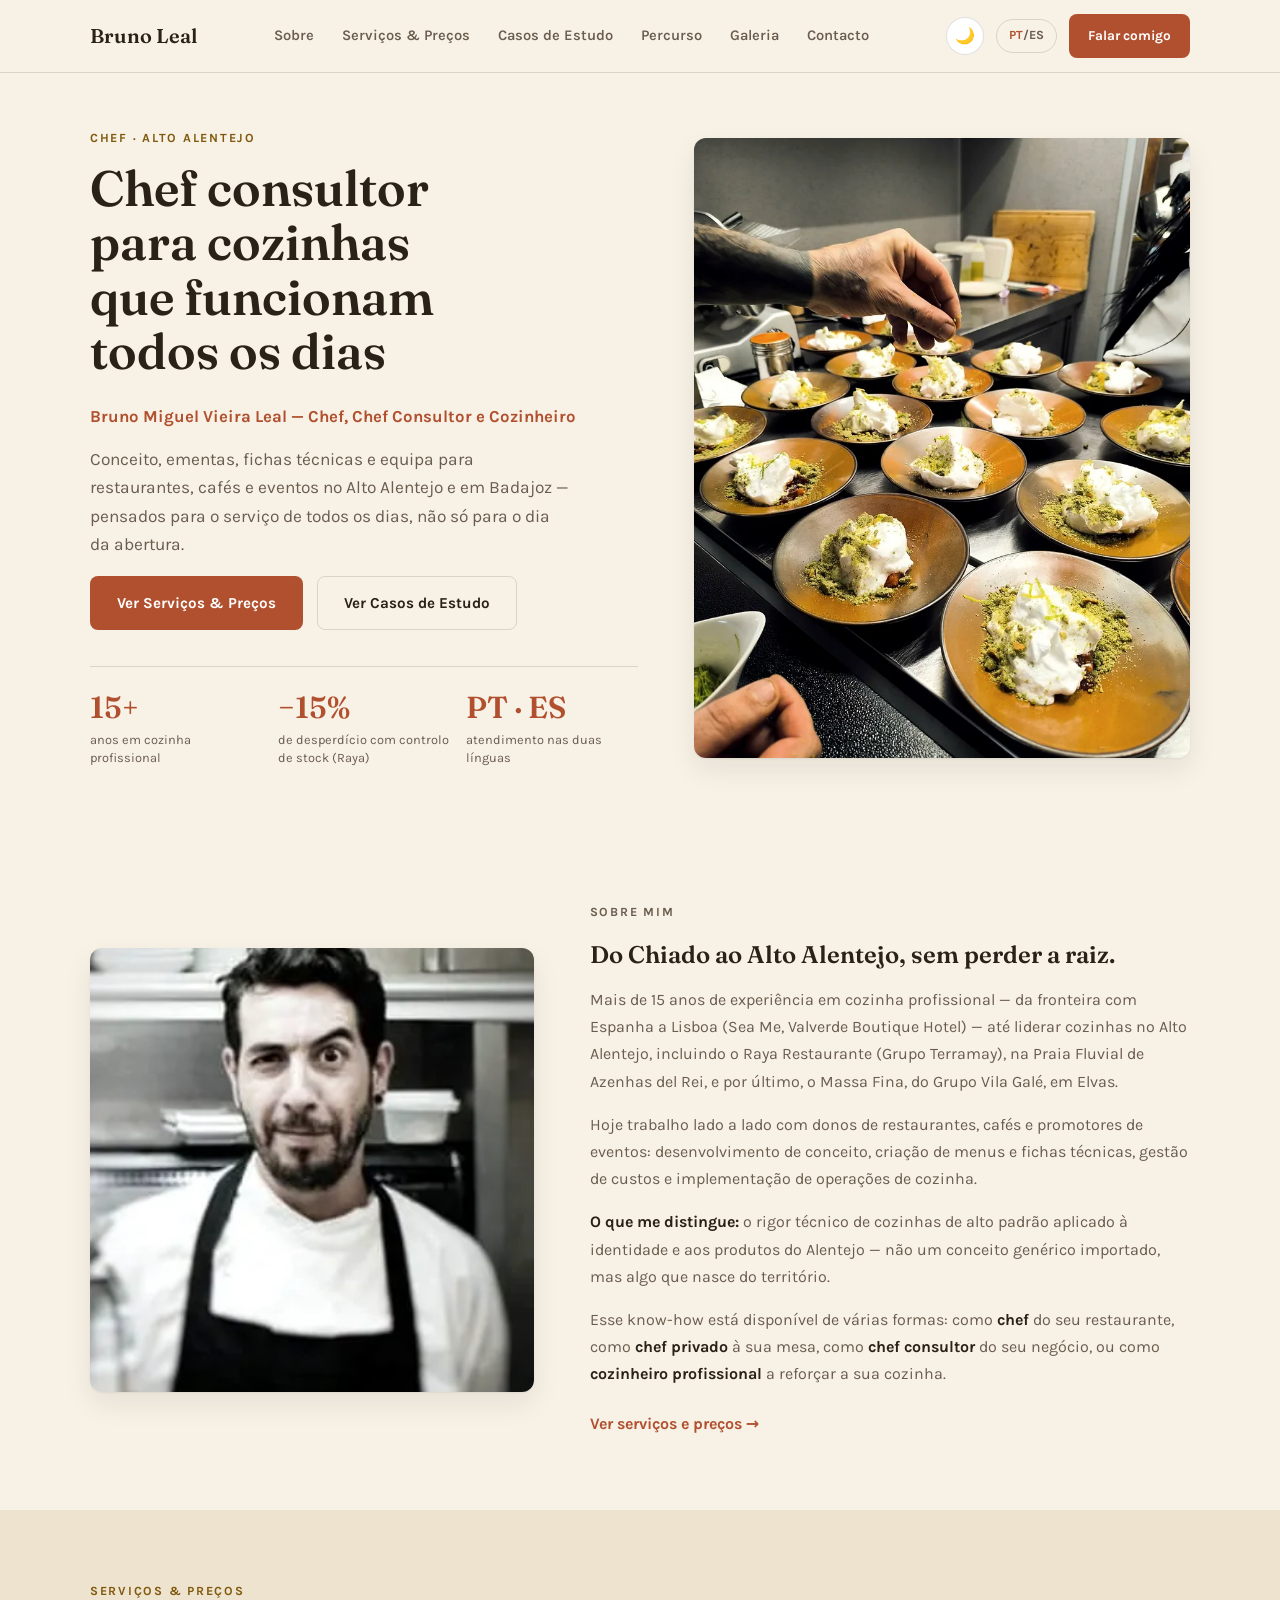
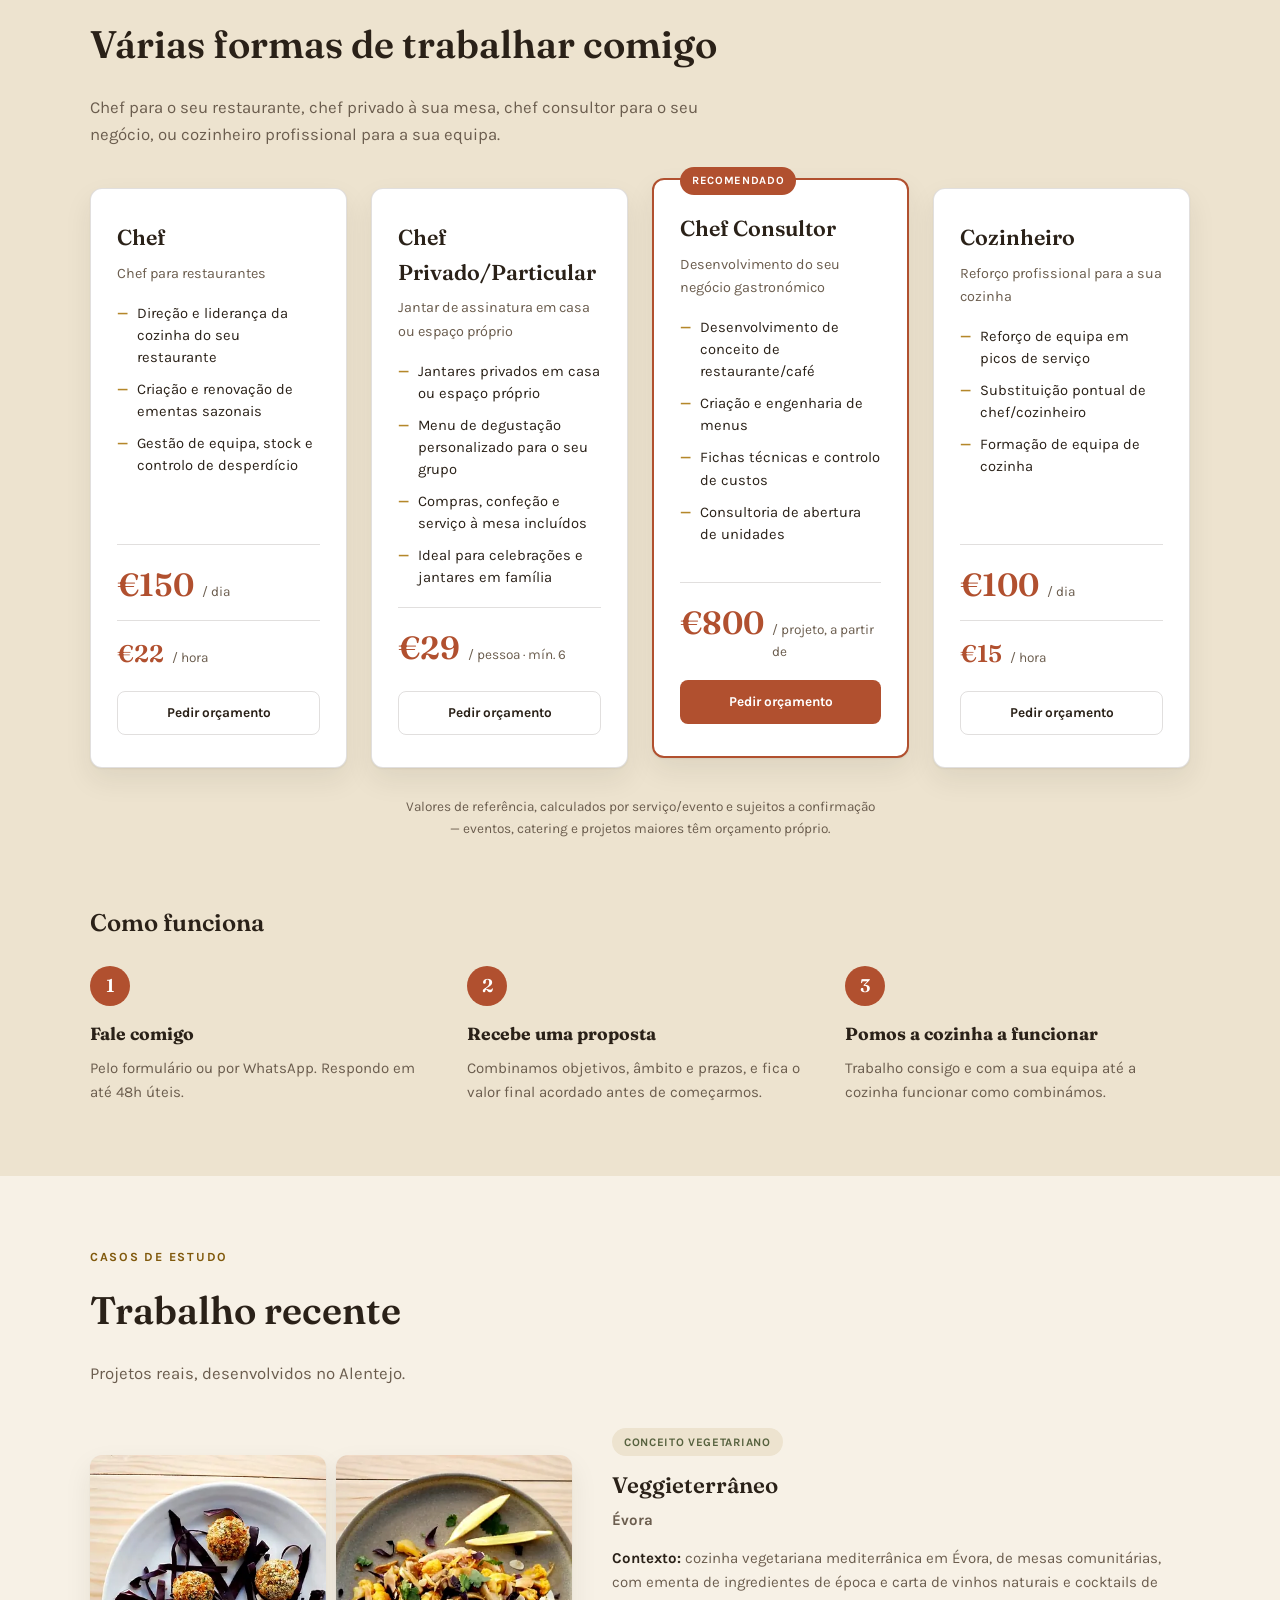
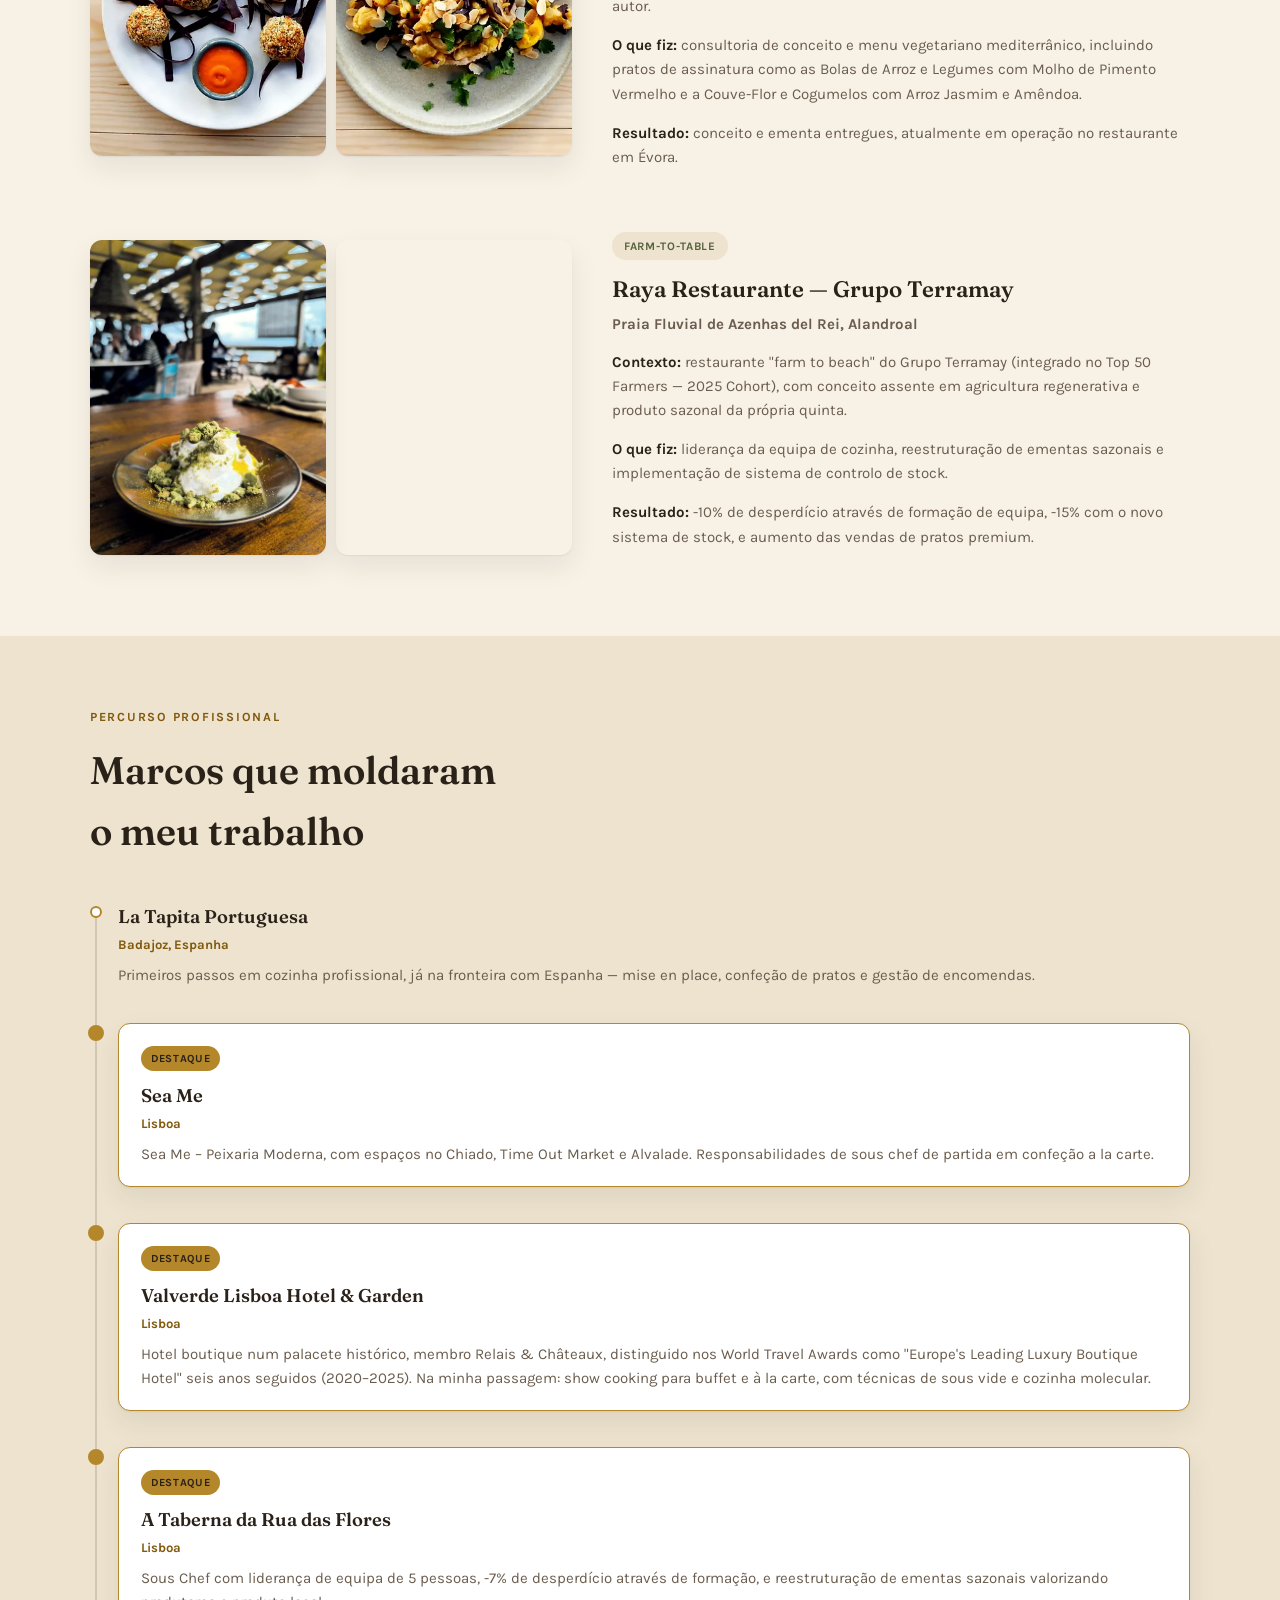
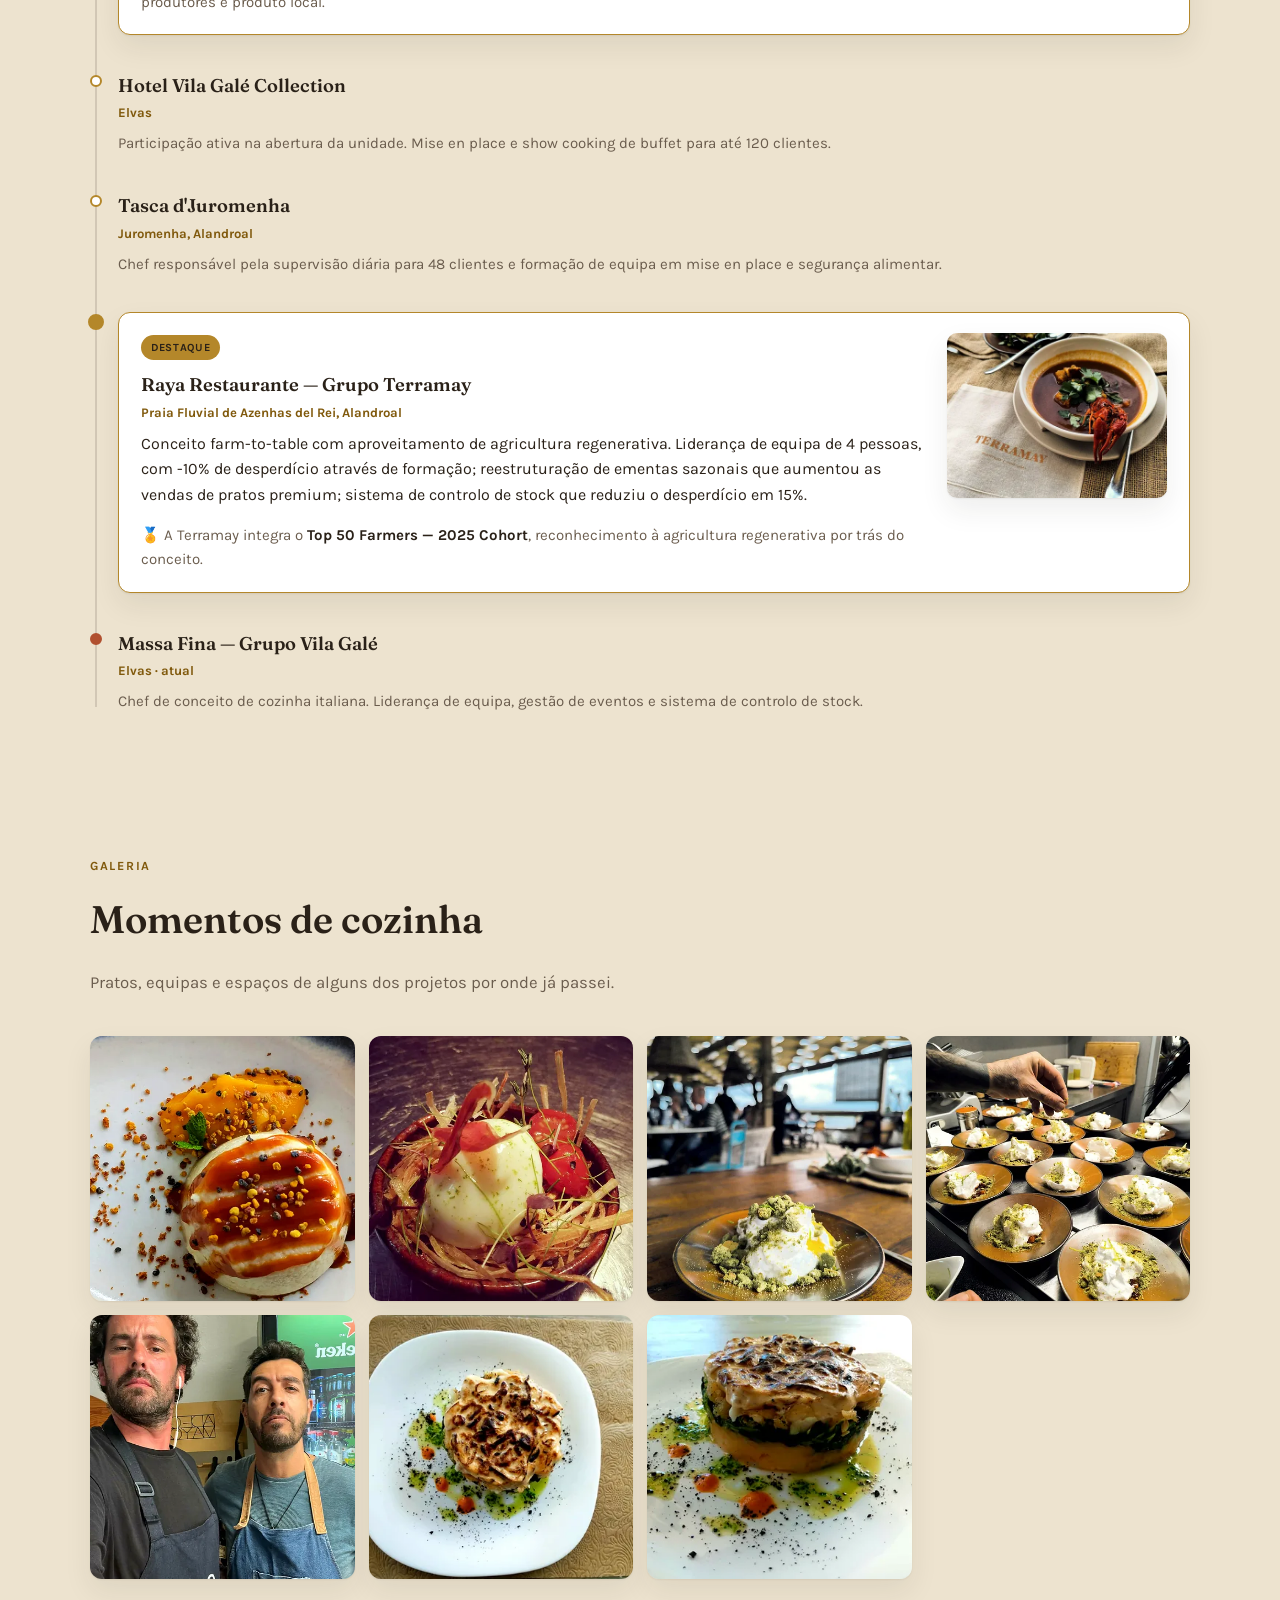
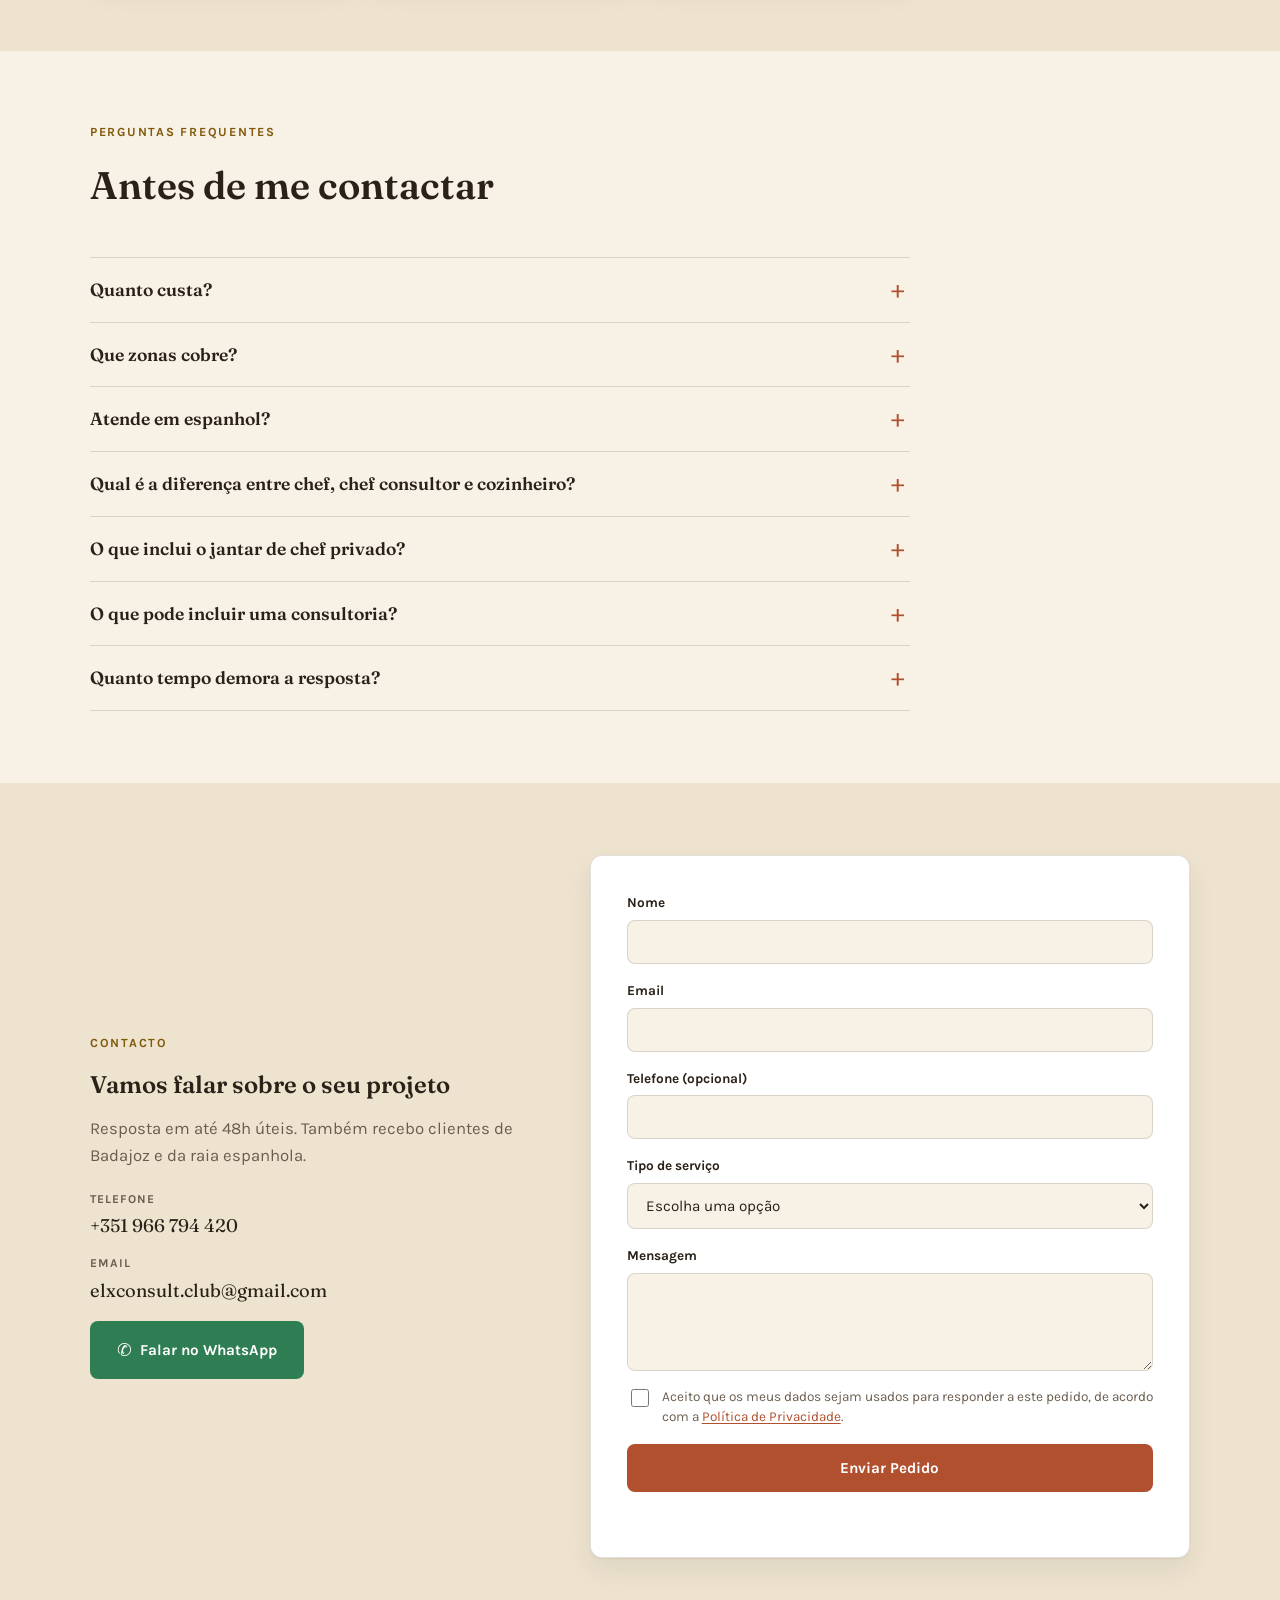
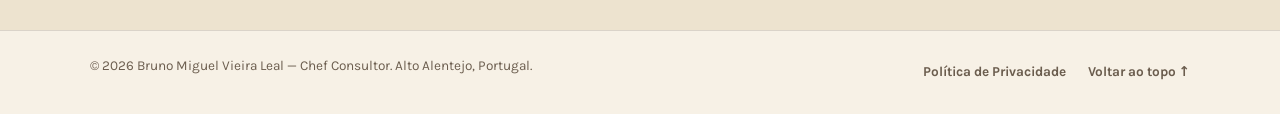
<file: index.html>
<!DOCTYPE html>
<html lang="pt-PT">
<head>
<meta charset="UTF-8">
<meta name="viewport" content="width=device-width, initial-scale=1.0">
<title>Bruno Leal | Chef Consultor no Alto Alentejo — Elvas &amp; Campo Maior</title>
<meta name="description" content="Bruno Miguel Vieira Leal, chef consultor sediado em Elvas e Campo Maior. Desenvolvimento de conceitos gastronómicos, engenharia de menus, fichas técnicas e consultoria de abertura de restaurantes no Alentejo.">
<meta name="keywords" content="consultor gastronómico Alentejo, chef consultor Elvas, chef consultor Campo Maior, desenvolvimento de conceito de restaurante, fichas técnicas, engenharia de menus, consultoria de restauração Alentejo">
<meta name="author" content="Bruno Miguel Vieira Leal">
<meta name="google-site-verification" content="Ex9h66Yo4GZSCsYgJU4rn1h66MazsxKMy-Zg2jxQGTU" />
<link rel="canonical" href="https://onurblael.github.io/bruno-leal-chef/">
<link rel="alternate" hreflang="pt-PT" href="https://onurblael.github.io/bruno-leal-chef/">
<link rel="alternate" hreflang="es" href="https://onurblael.github.io/bruno-leal-chef/es/">
<link rel="alternate" hreflang="x-default" href="https://onurblael.github.io/bruno-leal-chef/">

<!-- Open Graph -->
<meta property="og:type" content="website">
<meta property="og:url" content="https://onurblael.github.io/bruno-leal-chef/">
<meta property="og:title" content="Bruno Leal | Chef Consultor no Alto Alentejo">
<meta property="og:description" content="Desenvolvimento de conceitos gastronómicos, menus e fichas técnicas para restaurantes, cafés e eventos entre Elvas, Campo Maior e a raia com Badajoz.">
<meta property="og:image" content="https://onurblael.github.io/bruno-leal-chef/images/og-cover.jpg">
<meta property="og:image:width" content="1200">
<meta property="og:image:height" content="630">
<meta property="og:image:alt" content="Bruno Leal, chef consultor no Alto Alentejo, e um prato de couve-flor e cogumelos">
<meta name="twitter:card" content="summary_large_image">
<meta property="og:locale" content="pt_PT">
<meta property="og:locale:alternate" content="es_ES">

<link rel="icon" href="data:image/svg+xml,<svg xmlns=%22http://www.w3.org/2000/svg%22 viewBox=%220 0 100 100%22><text y=%22.9em%22 font-size=%2290%22>🫒</text></svg>">

<link rel="preload" href="fonts/fraunces-latin.woff2" as="font" type="font/woff2" crossorigin>
<link rel="preload" href="fonts/karla-latin.woff2" as="font" type="font/woff2" crossorigin>

<link rel="stylesheet" href="css/style.css?v=14">

<script type="application/ld+json">
{
  "@context": "https://schema.org",
  "@type": "ProfessionalService",
  "@id": "https://onurblael.github.io/bruno-leal-chef/#negocio",
  "name": "Bruno Leal — Chef Consultor",
  "url": "https://onurblael.github.io/bruno-leal-chef/",
  "image": "https://onurblael.github.io/bruno-leal-chef/images/og-cover.jpg",
  "description": "Chef consultor no Alto Alentejo: desenvolvimento de conceitos de restaurante, engenharia de menus, fichas técnicas, consultoria de abertura, chef privado e reforço de cozinha.",
  "telephone": "+351966794420",
  "email": "elxconsult.club@gmail.com",
  "founder": {
    "@type": "Person",
    "name": "Bruno Miguel Vieira Leal",
    "jobTitle": "Chef Consultor"
  },
  "address": {
    "@type": "PostalAddress",
    "addressLocality": "Elvas",
    "addressRegion": "Portalegre",
    "addressCountry": "PT"
  },
  "areaServed": [
    {
      "@type": "City",
      "name": "Elvas"
    },
    {
      "@type": "City",
      "name": "Campo Maior"
    },
    {
      "@type": "AdministrativeArea",
      "name": "Alto Alentejo"
    },
    {
      "@type": "City",
      "name": "Badajoz"
    }
  ],
  "priceRange": "€€",
  "hasOfferCatalog": {
    "@type": "OfferCatalog",
    "name": "Serviços",
    "itemListElement": [
      {
        "@type": "Offer",
        "itemOffered": {
          "@type": "Service",
          "name": "Chef para restaurantes",
          "description": "Direção e liderança da cozinha, ementas sazonais, gestão de equipa, stock e controlo de desperdício."
        }
      },
      {
        "@type": "Offer",
        "itemOffered": {
          "@type": "Service",
          "name": "Chef privado / particular",
          "description": "Jantares privados em casa ou espaço próprio, com menu de degustação personalizado, compras, confeção e serviço à mesa."
        }
      },
      {
        "@type": "Offer",
        "itemOffered": {
          "@type": "Service",
          "name": "Chef consultor",
          "description": "Desenvolvimento de conceito, engenharia de menus, fichas técnicas, controlo de custos e consultoria de abertura de unidades."
        }
      },
      {
        "@type": "Offer",
        "itemOffered": {
          "@type": "Service",
          "name": "Cozinheiro",
          "description": "Reforço de equipa em picos de serviço, substituições pontuais e formação de equipa de cozinha."
        }
      }
    ]
  }
}
</script>
</head>
<body>

<a class="skip-link" href="#contacto" data-i18n="skip">Ir para contacto</a>

<header class="site-header" id="topo">
  <div class="container header-inner">
    <a href="#topo" class="brand">Bruno Leal</a>

    <nav class="main-nav" id="main-nav">
      <a href="#sobre" data-i18n="nav.sobre">Sobre</a>
      <a href="#servicos" data-i18n="nav.servicos">Serviços &amp; Preços</a>
      <a href="#casos" data-i18n="nav.casos">Casos de Estudo</a>
      <a href="#percurso" data-i18n="nav.percurso">Percurso</a>
      <a href="#galeria" data-i18n="nav.galeria">Galeria</a>
      <a href="#contacto" data-i18n="nav.contacto">Contacto</a>
    </nav>

    <div class="header-actions">
      <button class="theme-toggle" id="theme-toggle" type="button" aria-label="Alternar entre modo claro e escuro">🌙</button>
      <a class="lang-toggle" id="lang-toggle" href="es/" hreflang="es" lang="es" aria-label="Ver o site em espanhol">
        <span class="lang-opt is-active" data-lang="pt">PT</span>/<span class="lang-opt" data-lang="es">ES</span>
      </a>
      <a href="#contacto" class="btn btn-primary btn-small" data-i18n="nav.cta">Falar comigo</a>
      <button class="nav-toggle" id="nav-toggle" aria-label="Abrir menu" aria-expanded="false">
        <span></span><span></span><span></span>
      </button>
    </div>
  </div>
</header>

<main>

  <!-- HERO -->
  <section class="hero" id="hero">
    <div class="container hero-grid">
      <div class="hero-copy">
        <p class="eyebrow" data-i18n="hero.eyebrow">Chef · Alto Alentejo</p>
        <h1 data-i18n="hero.title">Chef consultor para cozinhas que funcionam todos os dias</h1>
        <p class="hero-role" data-i18n="hero.role">Bruno Miguel Vieira Leal — Chef, Chef Consultor e Cozinheiro</p>
        <p class="hero-tagline" data-i18n="hero.tagline">Conceito, ementas, fichas técnicas e equipa para restaurantes, cafés e eventos no Alto Alentejo e em Badajoz — pensados para o serviço de todos os dias, não só para o dia da abertura.</p>
        <div class="hero-actions">
          <a href="#servicos" class="btn btn-primary" data-i18n="hero.ctaPrimary">Ver Serviços &amp; Preços</a>
          <a href="#casos" class="btn btn-secondary" data-i18n="hero.ctaSecondary">Ver Casos de Estudo</a>
        </div>
        <dl class="hero-stats">
          <div>
            <dt>15+</dt>
            <dd data-i18n="hero.stat1">anos em cozinha profissional</dd>
          </div>
          <div>
            <dt>−15%</dt>
            <dd data-i18n="hero.stat2">de desperdício com controlo de stock (Raya)</dd>
          </div>
          <div>
            <dt>PT · ES</dt>
            <dd data-i18n="hero.stat3">atendimento nas duas línguas</dd>
          </div>
        </dl>
      </div>
      <div class="hero-media">
        <img class="photo-hero" fetchpriority="high" src="images/raya-sobremesas-emplatamento.webp" srcset="images/raya-sobremesas-emplatamento-480.webp 480w, images/raya-sobremesas-emplatamento-800.webp 800w, images/raya-sobremesas-emplatamento.webp 960w" sizes="(max-width: 899px) 90vw, 520px" width="960" height="1280" alt="Chef a finalizar sobremesas em série na cozinha do Raya Restaurante">
      </div>
    </div>
  </section>

  <!-- SOBRE -->
  <section class="section" id="sobre">
    <div class="container section-grid">
      <div class="section-media">
        <img loading="lazy" decoding="async" class="photo-square" src="images/sobre-retrato-chef.webp" width="303" height="565" alt="Retrato de Bruno Leal, chef consultor">
      </div>
      <div class="section-copy">
        <p class="eyebrow" data-i18n="sobre.eyebrow">Sobre mim</p>
        <h2 data-i18n="sobre.title">Do Chiado ao Alto Alentejo, sem perder a raiz.</h2>
        <p data-i18n="sobre.p1">Mais de 15 anos de experiência em cozinha profissional — da fronteira com Espanha a Lisboa (Sea Me, Valverde Boutique Hotel) — até liderar cozinhas no Alto Alentejo, incluindo o Raya Restaurante (Grupo Terramay), na Praia Fluvial de Azenhas del Rei, e por último, o Massa Fina, do Grupo Vila Galé, em Elvas.</p>
        <p data-i18n="sobre.p2">Hoje trabalho lado a lado com donos de restaurantes, cafés e promotores de eventos: desenvolvimento de conceito, criação de menus e fichas técnicas, gestão de custos e implementação de operações de cozinha.</p>
        <p data-i18n="sobre.p3"><strong>O que me distingue:</strong> o rigor técnico de cozinhas de alto padrão aplicado à identidade e aos produtos do Alentejo — não um conceito genérico importado, mas algo que nasce do território.</p>
        <p data-i18n="sobre.p4">Esse know-how está disponível de várias formas: como <strong>chef</strong> do seu restaurante, como <strong>chef privado</strong> à sua mesa, como <strong>chef consultor</strong> do seu negócio, ou como <strong>cozinheiro profissional</strong> a reforçar a sua cozinha.</p>
        <a href="#servicos" class="link-arrow" data-i18n="sobre.cta">Ver serviços e preços →</a>
      </div>
    </div>
  </section>

  <!-- SERVIÇOS & PREÇOS -->
  <section class="section section-alt" id="servicos">
    <div class="container">
      <div class="section-head">
        <p class="eyebrow" data-i18n="servicos.eyebrow">Serviços &amp; Preços</p>
        <h2 data-i18n="servicos.title">Várias formas de trabalhar comigo</h2>
        <p class="section-lead" data-i18n="servicos.lead">Chef para o seu restaurante, chef privado à sua mesa, chef consultor para o seu negócio, ou cozinheiro profissional para a sua equipa.</p>
      </div>

      <div class="pricing-grid">

        <article class="price-card">
          <div class="price-card-head">
            <h3 data-i18n="servicos.chef.title">Chef</h3>
            <p class="price-card-sub" data-i18n="servicos.chef.sub">Chef para restaurantes</p>
          </div>
          <ul class="price-card-list">
            <li data-i18n="servicos.chef.i1">Direção e liderança da cozinha do seu restaurante</li>
            <li data-i18n="servicos.chef.i2">Criação e renovação de ementas sazonais</li>
            <li data-i18n="servicos.chef.i3">Gestão de equipa, stock e controlo de desperdício</li>
          </ul>
          <div class="price-options">
            <div class="price-tag">
              <span class="price-value" data-i18n="servicos.chef.priceDia">€150</span>
              <span class="price-unit" data-i18n="servicos.chef.unitDia">/ dia</span>
            </div>
            <div class="price-tag price-tag-alt">
              <span class="price-value" data-i18n="servicos.chef.priceHora">€22</span>
              <span class="price-unit" data-i18n="servicos.chef.unitHora">/ hora</span>
            </div>
          </div>
          <a href="#contacto" data-service="Chef - Restaurante" class="btn btn-secondary btn-small" data-i18n="servicos.ctaBtn">Pedir orçamento</a>
        </article>

        <article class="price-card">
          <div class="price-card-head">
            <h3 data-i18n="servicos.privado.title">Chef Privado/Particular</h3>
            <p class="price-card-sub" data-i18n="servicos.privado.sub">Jantar de assinatura em casa ou espaço próprio</p>
          </div>
          <ul class="price-card-list">
            <li data-i18n="servicos.privado.i1">Jantares privados em casa ou espaço próprio</li>
            <li data-i18n="servicos.privado.i2">Menu de degustação personalizado para o seu grupo</li>
            <li data-i18n="servicos.privado.i3">Compras, confeção e serviço à mesa incluídos</li>
            <li data-i18n="servicos.privado.i4">Ideal para celebrações e jantares em família</li>
          </ul>
          <div class="price-tag">
            <span class="price-value" data-i18n="servicos.privado.price">€29</span>
            <span class="price-unit" data-i18n="servicos.privado.unit">/ pessoa · mín. 6</span>
          </div>
          <a href="#contacto" data-service="Chef Privado - Jantar" class="btn btn-secondary btn-small" data-i18n="servicos.ctaBtn">Pedir orçamento</a>
        </article>

        <article class="price-card price-card-featured">
          <div class="price-card-badge" data-i18n="servicos.destaque">Recomendado</div>
          <div class="price-card-head">
            <h3 data-i18n="servicos.consultor.title">Chef Consultor</h3>
            <p class="price-card-sub" data-i18n="servicos.consultor.sub">Desenvolvimento do seu negócio gastronómico</p>
          </div>
          <ul class="price-card-list">
            <li data-i18n="servicos.consultor.i1">Desenvolvimento de conceito de restaurante/café</li>
            <li data-i18n="servicos.consultor.i2">Criação e engenharia de menus</li>
            <li data-i18n="servicos.consultor.i3">Fichas técnicas e controlo de custos</li>
            <li data-i18n="servicos.consultor.i4">Consultoria de abertura de unidades</li>
          </ul>
          <div class="price-tag">
            <span class="price-value" data-i18n="servicos.consultor.price">€800</span>
            <span class="price-unit" data-i18n="servicos.consultor.unit">/ projeto, a partir de</span>
          </div>
          <a href="#contacto" data-service="Chef Consultor" class="btn btn-primary btn-small" data-i18n="servicos.ctaBtn">Pedir orçamento</a>
        </article>

        <article class="price-card">
          <div class="price-card-head">
            <h3 data-i18n="servicos.cozinheiro.title">Cozinheiro</h3>
            <p class="price-card-sub" data-i18n="servicos.cozinheiro.sub">Reforço profissional para a sua cozinha</p>
          </div>
          <ul class="price-card-list">
            <li data-i18n="servicos.cozinheiro.i1">Reforço de equipa em picos de serviço</li>
            <li data-i18n="servicos.cozinheiro.i2">Substituição pontual de chef/cozinheiro</li>
            <li data-i18n="servicos.cozinheiro.i3">Formação de equipa de cozinha</li>
          </ul>
          <div class="price-options">
            <div class="price-tag">
              <span class="price-value" data-i18n="servicos.cozinheiro.priceDia">€100</span>
              <span class="price-unit" data-i18n="servicos.cozinheiro.unitDia">/ dia</span>
            </div>
            <div class="price-tag price-tag-alt">
              <span class="price-value" data-i18n="servicos.cozinheiro.priceHora">€15</span>
              <span class="price-unit" data-i18n="servicos.cozinheiro.unitHora">/ hora</span>
            </div>
          </div>
          <a href="#contacto" data-service="Cozinheiro" class="btn btn-secondary btn-small" data-i18n="servicos.ctaBtn">Pedir orçamento</a>
        </article>

      </div>

      <p class="pricing-note" data-i18n="servicos.nota">Valores de referência, calculados por serviço/evento e sujeitos a confirmação — eventos, catering e projetos maiores têm orçamento próprio.</p>

      <div class="how">
        <h3 data-i18n="como.title">Como funciona</h3>
        <ol class="steps">
          <li>
            <span class="step-n" aria-hidden="true">1</span>
            <h4 data-i18n="como.s1.t">Fale comigo</h4>
            <p data-i18n="como.s1.d">Pelo formulário ou por WhatsApp. Respondo em até 48h úteis.</p>
          </li>
          <li>
            <span class="step-n" aria-hidden="true">2</span>
            <h4 data-i18n="como.s2.t">Recebe uma proposta</h4>
            <p data-i18n="como.s2.d">Combinamos objetivos, âmbito e prazos, e fica o valor final acordado antes de começarmos.</p>
          </li>
          <li>
            <span class="step-n" aria-hidden="true">3</span>
            <h4 data-i18n="como.s3.t">Pomos a cozinha a funcionar</h4>
            <p data-i18n="como.s3.d">Trabalho consigo e com a sua equipa até a cozinha funcionar como combinámos.</p>
          </li>
        </ol>
      </div>
    </div>
  </section>

  <!-- CASOS DE ESTUDO -->
  <section class="section" id="casos">
    <div class="container">
      <div class="section-head">
        <p class="eyebrow" data-i18n="casos.eyebrow">Casos de Estudo</p>
        <h2 data-i18n="casos.title">Trabalho recente</h2>
        <p class="section-lead" data-i18n="casos.lead">Projetos reais, desenvolvidos no Alentejo.</p>
      </div>

      <div class="cases-list">

        <article class="case-card">
          <div class="case-photo-duo">
            <img loading="lazy" decoding="async" src="images/veggieterraneo-bolas-arroz.webp" srcset="images/veggieterraneo-bolas-arroz-480.webp 480w, images/veggieterraneo-bolas-arroz-800.webp 800w, images/veggieterraneo-bolas-arroz.webp 1080w" sizes="(max-width: 799px) 46vw, 240px" width="1080" height="1046" alt="Bolas de Arroz e Legumes com Molho de Pimento Vermelho, Veggieterrâneo">
            <img loading="lazy" decoding="async" src="images/veggieterraneo-couve-flor.webp" srcset="images/veggieterraneo-couve-flor-480.webp 480w, images/veggieterraneo-couve-flor-800.webp 800w, images/veggieterraneo-couve-flor.webp 1080w" sizes="(max-width: 799px) 46vw, 240px" width="1080" height="1072" alt="Couve-Flor e Cogumelos com Arroz Jasmim e Amêndoa, Veggieterrâneo">
          </div>
          <div class="case-body">
            <span class="case-tag" data-i18n="casos.c1.tag">Conceito Vegetariano</span>
            <h3 data-i18n="casos.c1.title">Veggieterrâneo</h3>
            <p class="case-place" data-i18n="casos.c1.place">Évora</p>
            <p><strong data-i18n="casos.contexto">Contexto:</strong> <span data-i18n="casos.c1.contexto">cozinha vegetariana mediterrânica em Évora, de mesas comunitárias, com ementa de ingredientes de época e carta de vinhos naturais e cocktails de autor.</span></p>
            <p><strong data-i18n="casos.oque">O que fiz:</strong> <span data-i18n="casos.c1.oque">consultoria de conceito e menu vegetariano mediterrânico, incluindo pratos de assinatura como as Bolas de Arroz e Legumes com Molho de Pimento Vermelho e a Couve-Flor e Cogumelos com Arroz Jasmim e Amêndoa.</span></p>
            <p><strong data-i18n="casos.resultado">Resultado:</strong> <span data-i18n="casos.c1.resultado">conceito e ementa entregues, atualmente em operação no restaurante em Évora.</span></p>
          </div>
        </article>

        <article class="case-card reverse">
          <div class="case-photo-duo">
            <img loading="lazy" decoding="async" src="images/raya-esplanada-sobremesa.webp" srcset="images/raya-esplanada-sobremesa-480.webp 480w, images/raya-esplanada-sobremesa-800.webp 800w, images/raya-esplanada-sobremesa.webp 960w" sizes="(max-width: 799px) 46vw, 240px" width="960" height="1280" alt="Esplanada do Raya Restaurante, Praia Fluvial de Azenhas del Rei">
            <img loading="lazy" decoding="async" src="images/raya-sobremesas-emplatamento.webp" srcset="images/raya-sobremesas-emplatamento-480.webp 480w, images/raya-sobremesas-emplatamento-800.webp 800w, images/raya-sobremesas-emplatamento.webp 960w" sizes="(max-width: 799px) 46vw, 240px" width="960" height="1280" alt="Emplatamento em série no Raya Restaurante">
          </div>
          <div class="case-body">
            <span class="case-tag" data-i18n="casos.c2.tag">Farm-to-Table</span>
            <h3 data-i18n="casos.c2.title">Raya Restaurante — Grupo Terramay</h3>
            <p class="case-place" data-i18n="casos.c2.place">Praia Fluvial de Azenhas del Rei, Alandroal</p>
            <p><strong data-i18n="casos.contexto">Contexto:</strong> <span data-i18n="casos.c2.contexto">restaurante "farm to beach" do Grupo Terramay (integrado no Top 50 Farmers — 2025 Cohort), com conceito assente em agricultura regenerativa e produto sazonal da própria quinta.</span></p>
            <p><strong data-i18n="casos.oque">O que fiz:</strong> <span data-i18n="casos.c2.oque">liderança da equipa de cozinha, reestruturação de ementas sazonais e implementação de sistema de controlo de stock.</span></p>
            <p><strong data-i18n="casos.resultado">Resultado:</strong> <span data-i18n="casos.c2.resultado">-10% de desperdício através de formação de equipa, -15% com o novo sistema de stock, e aumento das vendas de pratos premium.</span></p>
          </div>
        </article>

      </div>
    </div>
  </section>

  <!-- PERCURSO -->
  <section class="section section-alt" id="percurso">
    <div class="container">
      <div class="section-head">
        <p class="eyebrow" data-i18n="percurso.eyebrow">Percurso Profissional</p>
        <h2 data-i18n="percurso.title">Marcos que moldaram o meu trabalho</h2>
      </div>

      <ol class="timeline">
        <li class="timeline-item">
          <div class="timeline-marker"></div>
          <div class="timeline-content">
            <h3 data-i18n="percurso.t1.title">La Tapita Portuguesa</h3>
            <p class="timeline-place" data-i18n="percurso.t1.place">Badajoz, Espanha</p>
            <p data-i18n="percurso.t1.desc">Primeiros passos em cozinha profissional, já na fronteira com Espanha — mise en place, confeção de pratos e gestão de encomendas.</p>
          </div>
        </li>
        <li class="timeline-item is-highlight">
          <div class="timeline-marker"></div>
          <div class="timeline-content">
            <span class="timeline-badge" data-i18n="percurso.destaque">Destaque</span>
            <h3 data-i18n="percurso.t2.title">Sea Me</h3>
            <p class="timeline-place" data-i18n="percurso.t2.place">Lisboa</p>
            <p data-i18n="percurso.t2.desc">Sea Me – Peixaria Moderna, com espaços no Chiado, Time Out Market e Alvalade. Responsabilidades de sous chef de partida em confeção a la carte.</p>
          </div>
        </li>
        <li class="timeline-item is-highlight">
          <div class="timeline-marker"></div>
          <div class="timeline-content">
            <span class="timeline-badge" data-i18n="percurso.destaque">Destaque</span>
            <h3 data-i18n="percurso.t3.title">Valverde Lisboa Hotel &amp; Garden</h3>
            <p class="timeline-place" data-i18n="percurso.t3.place">Lisboa</p>
            <p data-i18n="percurso.t3.desc">Hotel boutique num palacete histórico, membro Relais &amp; Châteaux, distinguido nos World Travel Awards como "Europe's Leading Luxury Boutique Hotel" seis anos seguidos (2020–2025). Na minha passagem: show cooking para buffet e à la carte, com técnicas de sous vide e cozinha molecular.</p>
          </div>
        </li>
        <li class="timeline-item is-highlight">
          <div class="timeline-marker"></div>
          <div class="timeline-content">
            <span class="timeline-badge" data-i18n="percurso.destaque">Destaque</span>
            <h3 data-i18n="percurso.t4.title">A Taberna da Rua das Flores</h3>
            <p class="timeline-place" data-i18n="percurso.t4.place">Lisboa</p>
            <p data-i18n="percurso.t4.desc">Sous Chef com liderança de equipa de 5 pessoas, -7% de desperdício através de formação, e reestruturação de ementas sazonais valorizando produtores e produto local.</p>
          </div>
        </li>
        <li class="timeline-item">
          <div class="timeline-marker"></div>
          <div class="timeline-content">
            <h3 data-i18n="percurso.t5.title">Hotel Vila Galé Collection</h3>
            <p class="timeline-place" data-i18n="percurso.t5.place">Elvas</p>
            <p data-i18n="percurso.t5.desc">Participação ativa na abertura da unidade. Mise en place e show cooking de buffet para até 120 clientes.</p>
          </div>
        </li>
        <li class="timeline-item">
          <div class="timeline-marker"></div>
          <div class="timeline-content">
            <h3 data-i18n="percurso.t6.title">Tasca d'Juromenha</h3>
            <p class="timeline-place" data-i18n="percurso.t6.place">Juromenha, Alandroal</p>
            <p data-i18n="percurso.t6.desc">Chef responsável pela supervisão diária para 48 clientes e formação de equipa em mise en place e segurança alimentar.</p>
          </div>
        </li>
        <li class="timeline-item is-highlight">
          <div class="timeline-marker"></div>
          <div class="timeline-content timeline-content-photo">
            <div class="timeline-text">
              <span class="timeline-badge" data-i18n="percurso.destaque">Destaque</span>
              <h3 data-i18n="percurso.t7.title">Raya Restaurante — Grupo Terramay</h3>
              <p class="timeline-place" data-i18n="percurso.t7.place">Praia Fluvial de Azenhas del Rei, Alandroal</p>
              <p data-i18n="percurso.t7.desc">Conceito farm-to-table com aproveitamento de agricultura regenerativa. Liderança de equipa de 4 pessoas, com -10% de desperdício através de formação; reestruturação de ementas sazonais que aumentou as vendas de pratos premium; sistema de controlo de stock que reduziu o desperdício em 15%.</p>
              <p class="timeline-credential" data-i18n="percurso.t7.credential">🏅 A Terramay integra o <strong>Top 50 Farmers — 2025 Cohort</strong>, reconhecimento à agricultura regenerativa por trás do conceito.</p>
            </div>
            <img loading="lazy" decoding="async" class="timeline-photo" src="images/raya-terramay-lagostim.webp" srcset="images/raya-terramay-lagostim-480.webp 480w, images/raya-terramay-lagostim-800.webp 800w, images/raya-terramay-lagostim.webp 960w" sizes="220px" width="960" height="1280" alt="Prato do Raya Restaurante, Grupo Terramay">
          </div>
        </li>
        <li class="timeline-item is-current">
          <div class="timeline-marker"></div>
          <div class="timeline-content">
            <h3 data-i18n="percurso.t8.title">Massa Fina — Grupo Vila Galé</h3>
            <p class="timeline-place" data-i18n="percurso.t8.place">Elvas · atual</p>
            <p data-i18n="percurso.t8.desc">Chef de conceito de cozinha italiana. Liderança de equipa, gestão de eventos e sistema de controlo de stock.</p>
          </div>
        </li>
      </ol>
    </div>
  </section>

  <!-- GALERIA -->
  <section class="section section-alt" id="galeria">
    <div class="container">
      <div class="section-head">
        <p class="eyebrow" data-i18n="galeria.eyebrow">Galeria</p>
        <h2 data-i18n="galeria.title">Momentos de cozinha</h2>
        <p class="section-lead" data-i18n="galeria.lead">Pratos, equipas e espaços de alguns dos projetos por onde já passei.</p>
      </div>

      <div class="gallery-grid">
        <img loading="lazy" decoding="async" src="images/chef-sobremesa-manga-polen.webp" srcset="images/chef-sobremesa-manga-polen-480.webp 480w, images/chef-sobremesa-manga-polen-800.webp 800w, images/chef-sobremesa-manga-polen.webp 1023w" sizes="(min-width: 1000px) 264px, (min-width: 640px) 30vw, 46vw" width="1023" height="1280" alt="Sobremesa de manga com pólen de abelha e caramelo">
        <img loading="lazy" decoding="async" src="images/chef-burrata-presunto.webp" srcset="images/chef-burrata-presunto-480.webp 480w, images/chef-burrata-presunto-800.webp 800w, images/chef-burrata-presunto.webp 1024w" sizes="(min-width: 1000px) 264px, (min-width: 640px) 30vw, 46vw" width="1024" height="1280" alt="Burrata com presunto e tomate">
        <img loading="lazy" decoding="async" src="images/raya-esplanada-sobremesa.webp" srcset="images/raya-esplanada-sobremesa-480.webp 480w, images/raya-esplanada-sobremesa-800.webp 800w, images/raya-esplanada-sobremesa.webp 960w" sizes="(min-width: 1000px) 264px, (min-width: 640px) 30vw, 46vw" width="960" height="1280" alt="Esplanada do Raya Restaurante, Praia Fluvial">
        <img loading="lazy" decoding="async" src="images/raya-sobremesas-emplatamento.webp" srcset="images/raya-sobremesas-emplatamento-480.webp 480w, images/raya-sobremesas-emplatamento-800.webp 800w, images/raya-sobremesas-emplatamento.webp 960w" sizes="(min-width: 1000px) 264px, (min-width: 640px) 30vw, 46vw" width="960" height="1280" alt="Emplatamento em série no Raya Restaurante">
        <img loading="lazy" decoding="async" src="images/giz-na-praia-equipa.webp" srcset="images/giz-na-praia-equipa-480.webp 480w, images/giz-na-praia-equipa-800.webp 800w, images/giz-na-praia-equipa.webp 960w" sizes="(min-width: 1000px) 264px, (min-width: 640px) 30vw, 46vw" width="960" height="1280" alt="Equipa GIZ na Praia">
        <img loading="lazy" decoding="async" src="images/prato-gratinado-topo.webp" srcset="images/prato-gratinado-topo-480.webp 480w, images/prato-gratinado-topo-800.webp 800w, images/prato-gratinado-topo.webp 1280w" sizes="(min-width: 1000px) 264px, (min-width: 640px) 30vw, 46vw" width="1280" height="960" alt="Prato gratinado, vista de topo">
        <img loading="lazy" decoding="async" src="images/prato-gratinado-lateral.webp" srcset="images/prato-gratinado-lateral-480.webp 480w, images/prato-gratinado-lateral-800.webp 800w, images/prato-gratinado-lateral.webp 1280w" sizes="(min-width: 1000px) 264px, (min-width: 640px) 30vw, 46vw" width="1280" height="960" alt="Prato gratinado, vista lateral">
      </div>
    </div>
  </section>

  <!-- PERGUNTAS FREQUENTES -->
  <section class="section" id="faq">
    <div class="container">
      <div class="section-head">
        <p class="eyebrow" data-i18n="faq.eyebrow">Perguntas frequentes</p>
        <h2 data-i18n="faq.title">Antes de me contactar</h2>
      </div>

      <div class="faq">
        <details>
          <summary data-i18n="faq.q1">Quanto custa?</summary>
          <p data-i18n="faq.a1">Os valores de referência estão na secção Serviços &amp; Preços. O valor final depende do âmbito, da duração e do local, e combinamo-lo antes de começarmos.</p>
        </details>
        <details>
          <summary data-i18n="faq.q2">Que zonas cobre?</summary>
          <p data-i18n="faq.a2">Elvas, Campo Maior, Alto Alentejo e Badajoz. Para outras zonas, fale comigo e vemos o que é possível.</p>
        </details>
        <details>
          <summary data-i18n="faq.q3">Atende em espanhol?</summary>
          <p data-i18n="faq.a3">Sim. Pode contactar-me, receber a proposta e trabalhar comigo em português ou em espanhol.</p>
        </details>
        <details>
          <summary data-i18n="faq.q4">Qual é a diferença entre chef, chef consultor e cozinheiro?</summary>
          <p data-i18n="faq.a4">O <strong>chef</strong> dirige a cozinha do seu restaurante (equipa, ementas, stock). O <strong>chef consultor</strong> desenvolve o conceito, as ementas, as fichas técnicas e a abertura, e deixa o sistema a funcionar. O <strong>cozinheiro</strong> reforça a sua equipa em picos de serviço ou substituições. O <strong>chef privado</strong> cozinha para o seu grupo, em sua casa.</p>
        </details>
        <details>
          <summary data-i18n="faq.q5">O que inclui o jantar de chef privado?</summary>
          <p data-i18n="faq.a5">Menu de degustação personalizado, compras, confeção e serviço à mesa, para grupos de 6 ou mais pessoas. Diga-me no pedido se há alergias ou restrições alimentares, para adaptar o menu.</p>
        </details>
        <details>
          <summary data-i18n="faq.q6">O que pode incluir uma consultoria?</summary>
          <p data-i18n="faq.a6">Depende do projeto: desde o conceito e a ementa, passando pelas fichas técnicas e pelo controlo de custos, até ao acompanhamento da abertura. Na proposta indico o que está incluído.</p>
        </details>
        <details>
          <summary data-i18n="faq.q7">Quanto tempo demora a resposta?</summary>
          <p data-i18n="faq.a7">Respondo em até 48 horas úteis, por WhatsApp, email ou telefone.</p>
        </details>
      </div>
    </div>
  </section>

  <!-- CONTACTO -->
  <section class="section section-contact" id="contacto">
    <div class="container section-grid">
      <div class="contact-info">
        <p class="eyebrow" data-i18n="contacto.eyebrow">Contacto</p>
        <h2 data-i18n="contacto.title">Vamos falar sobre o seu projeto</h2>
        <p class="section-lead" data-i18n="contacto.lead">Resposta em até 48h úteis. Também recebo clientes de Badajoz e da raia espanhola.</p>

        <ul class="contact-list">
          <li>
            <span class="contact-label" data-i18n="contacto.phoneLabel">Telefone</span>
            <a href="tel:+351966794420">+351 966 794 420</a>
          </li>
          <li>
            <span class="contact-label" data-i18n="contacto.emailLabel">Email</span>
            <a href="mailto:elxconsult.club@gmail.com">elxconsult.club@gmail.com</a>
          </li>
        </ul>

        <a class="btn btn-whatsapp js-wa" href="https://wa.me/351966794420" target="_blank" rel="noopener">
          <span class="wa-icon" aria-hidden="true">✆</span>
          <span data-i18n="contacto.whatsapp">Falar no WhatsApp</span>
        </a>
      </div>

      <div class="contact-form-wrap">
        <form id="contact-form" class="contact-form">
          <input type="hidden" name="access_key" value="0084f50b-bd79-4548-93d1-a5deeeda5cc6">
          <input type="checkbox" name="botcheck" class="hp-field" tabindex="-1" autocomplete="off">
          <input type="hidden" name="subject" value="Novo pedido — site Bruno Leal Chef Consultor">

          <div class="form-row">
            <label for="nome" data-i18n="form.nome">Nome</label>
            <input type="text" id="nome" name="nome" required>
          </div>
          <div class="form-row">
            <label for="email" data-i18n="form.email">Email</label>
            <input type="email" id="email" name="email" required>
          </div>
          <div class="form-row">
            <label for="telefone" data-i18n="form.telefone">Telefone (opcional)</label>
            <input type="tel" id="telefone" name="telefone">
          </div>
          <div class="form-row">
            <label for="servico" data-i18n="form.servico">Tipo de serviço</label>
            <select id="servico" name="tipo_de_servico" required>
              <option value="" data-i18n="form.servicoPlaceholder">Escolha uma opção</option>
              <option value="Chef - Restaurante" data-i18n="form.opt1">Chef — Restaurante</option>
              <option value="Chef Privado - Jantar" data-i18n="form.opt6">Chef Privado/Particular — Jantar</option>
              <option value="Chef Consultor" data-i18n="form.opt2">Chef Consultor — Conceito/Menus/Fichas</option>
              <option value="Cozinheiro" data-i18n="form.opt3">Cozinheiro — Reforço de Equipa</option>
              <option value="Eventos e Catering" data-i18n="form.opt4">Eventos e Catering</option>
              <option value="Outro" data-i18n="form.opt5">Outro</option>
            </select>
          </div>
          <div class="form-row">
            <label for="mensagem" data-i18n="form.mensagem">Mensagem</label>
            <textarea id="mensagem" name="mensagem" rows="4" required></textarea>
          </div>

          <label class="form-consent" for="consentimento">
            <input type="checkbox" id="consentimento" name="consentimento" value="Sim, aceitou a Política de Privacidade" required>
            <span data-i18n="form.consent">Aceito que os meus dados sejam usados para responder a este pedido, de acordo com a <a href="privacidade.html">Política de Privacidade</a>.</span>
          </label>

          <button type="submit" class="btn btn-primary btn-full" data-i18n="form.enviar">Enviar Pedido</button>
          <p class="form-status" id="form-status" role="status"></p>
        </form>
      </div>
    </div>
  </section>

</main>

<footer class="site-footer">
  <div class="container footer-inner">
    <p data-i18n="footer.text">© <span id="year"></span> Bruno Miguel Vieira Leal — Chef Consultor. Alto Alentejo, Portugal.</p>
    <span class="footer-links">
      <a href="privacidade.html" class="back-top" data-i18n="footer.privacy">Política de Privacidade</a>
      <a href="#topo" class="back-top" data-i18n="footer.top">Voltar ao topo ↑</a>
    </span>
  </div>
</footer>

<a class="wa-float js-wa" id="wa-float" href="https://wa.me/351966794420" target="_blank" rel="noopener" aria-label="WhatsApp">
  <span class="wa-icon" aria-hidden="true">✆</span>
  <span data-i18n="contacto.whatsapp">Falar no WhatsApp</span>
</a>

<script src="js/script.js?v=19"></script>
</body>
</html>
</file>
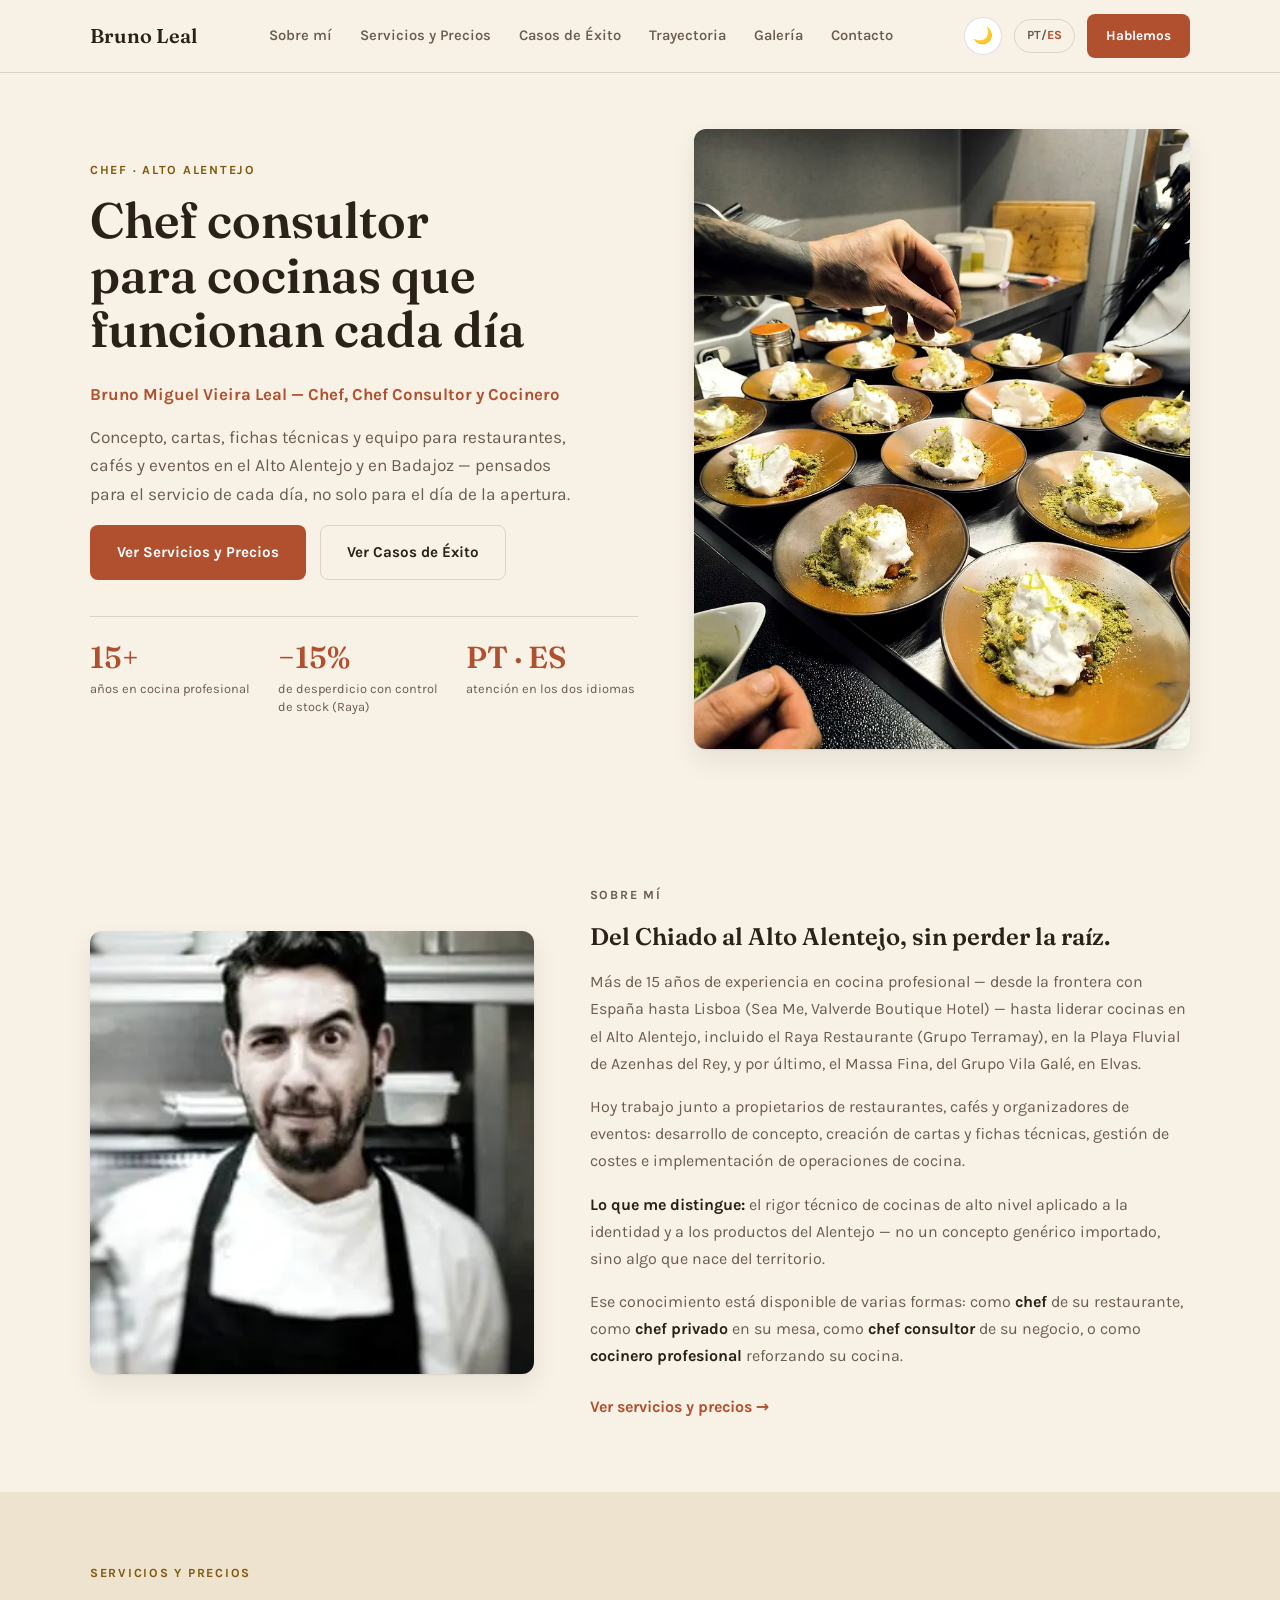
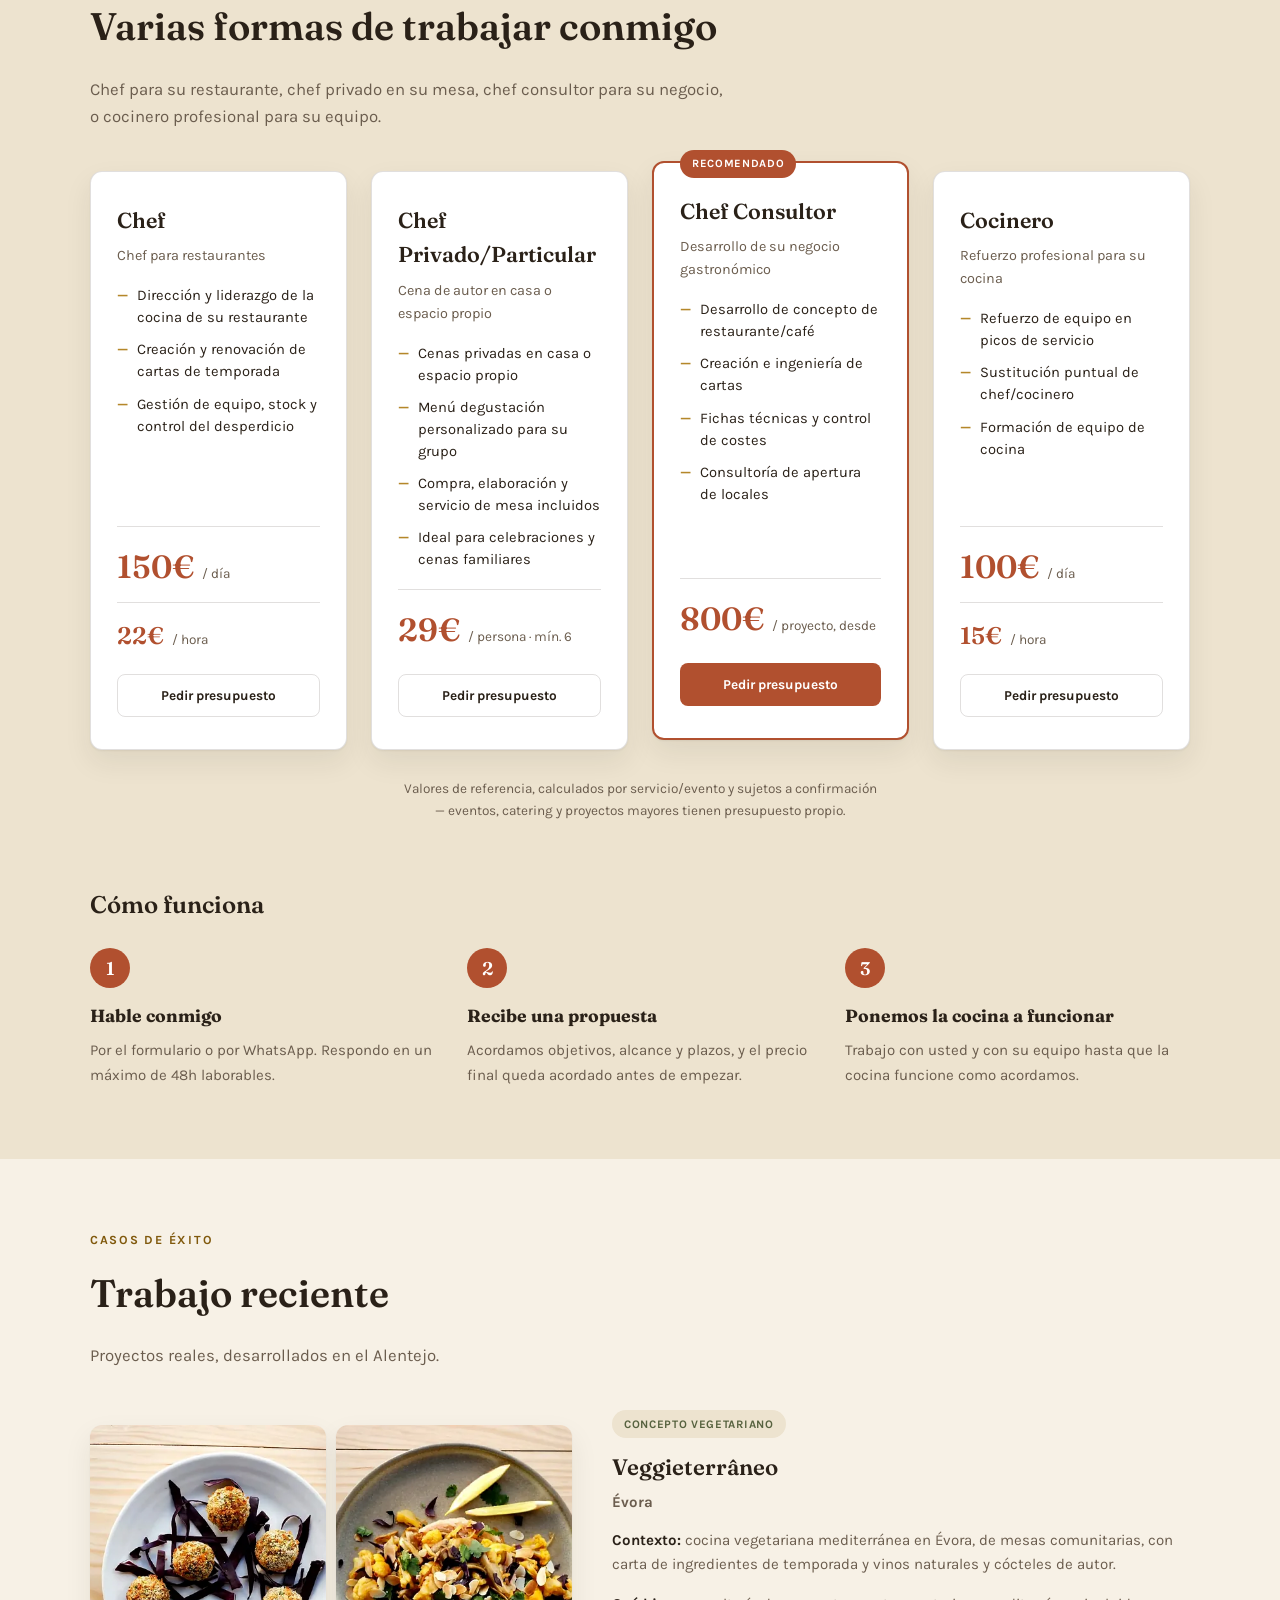
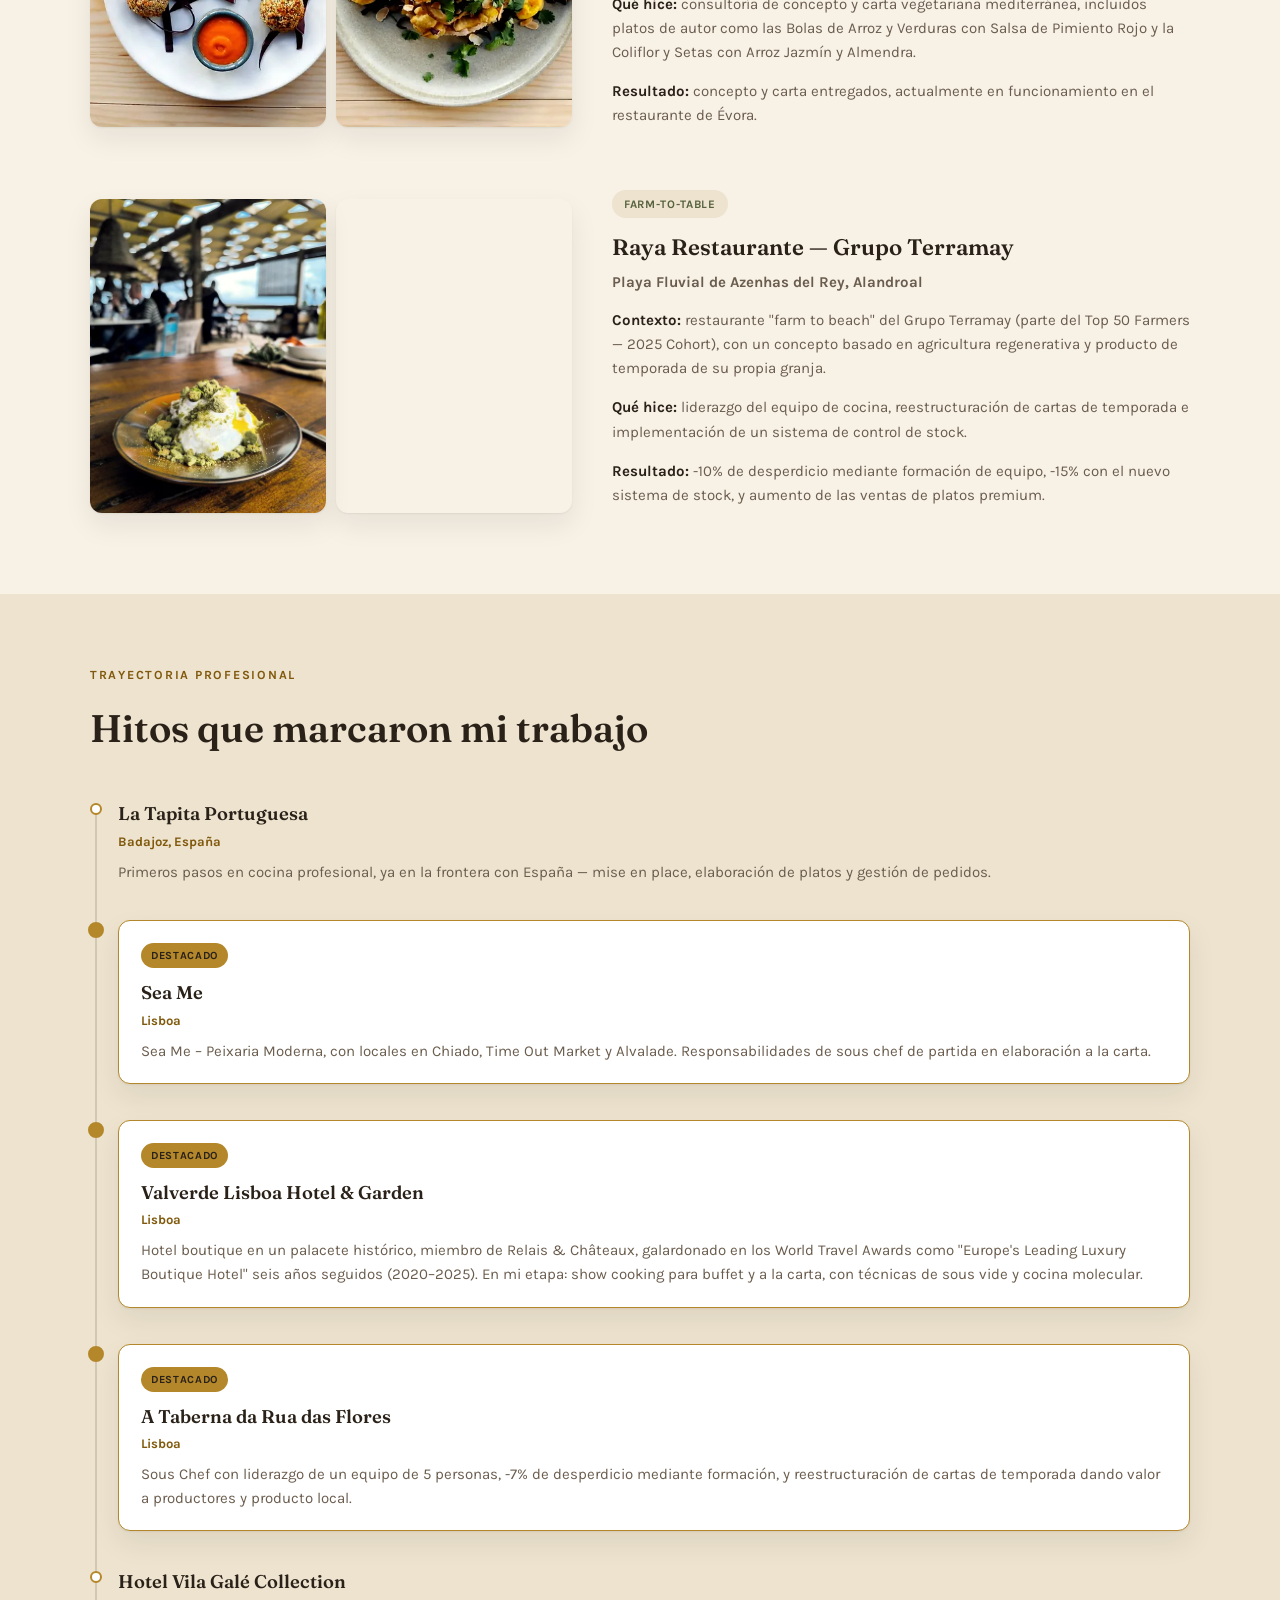
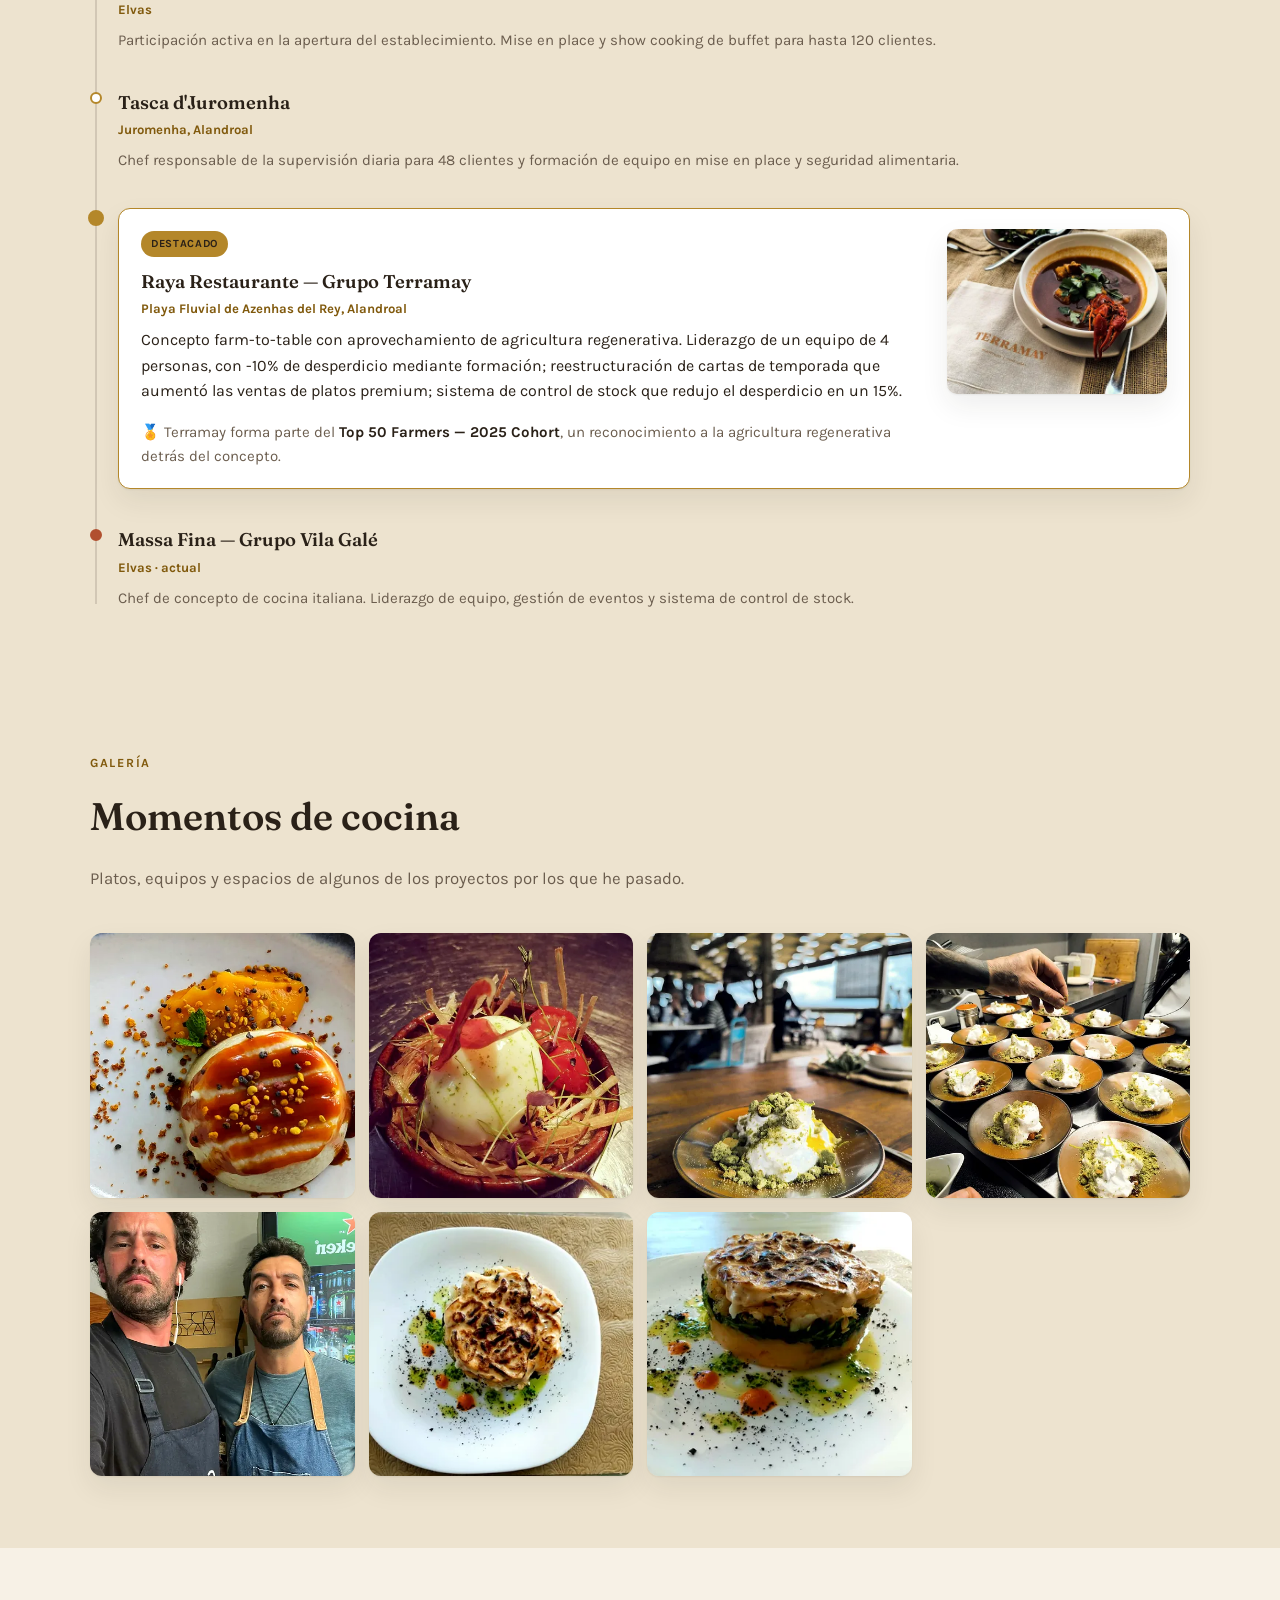
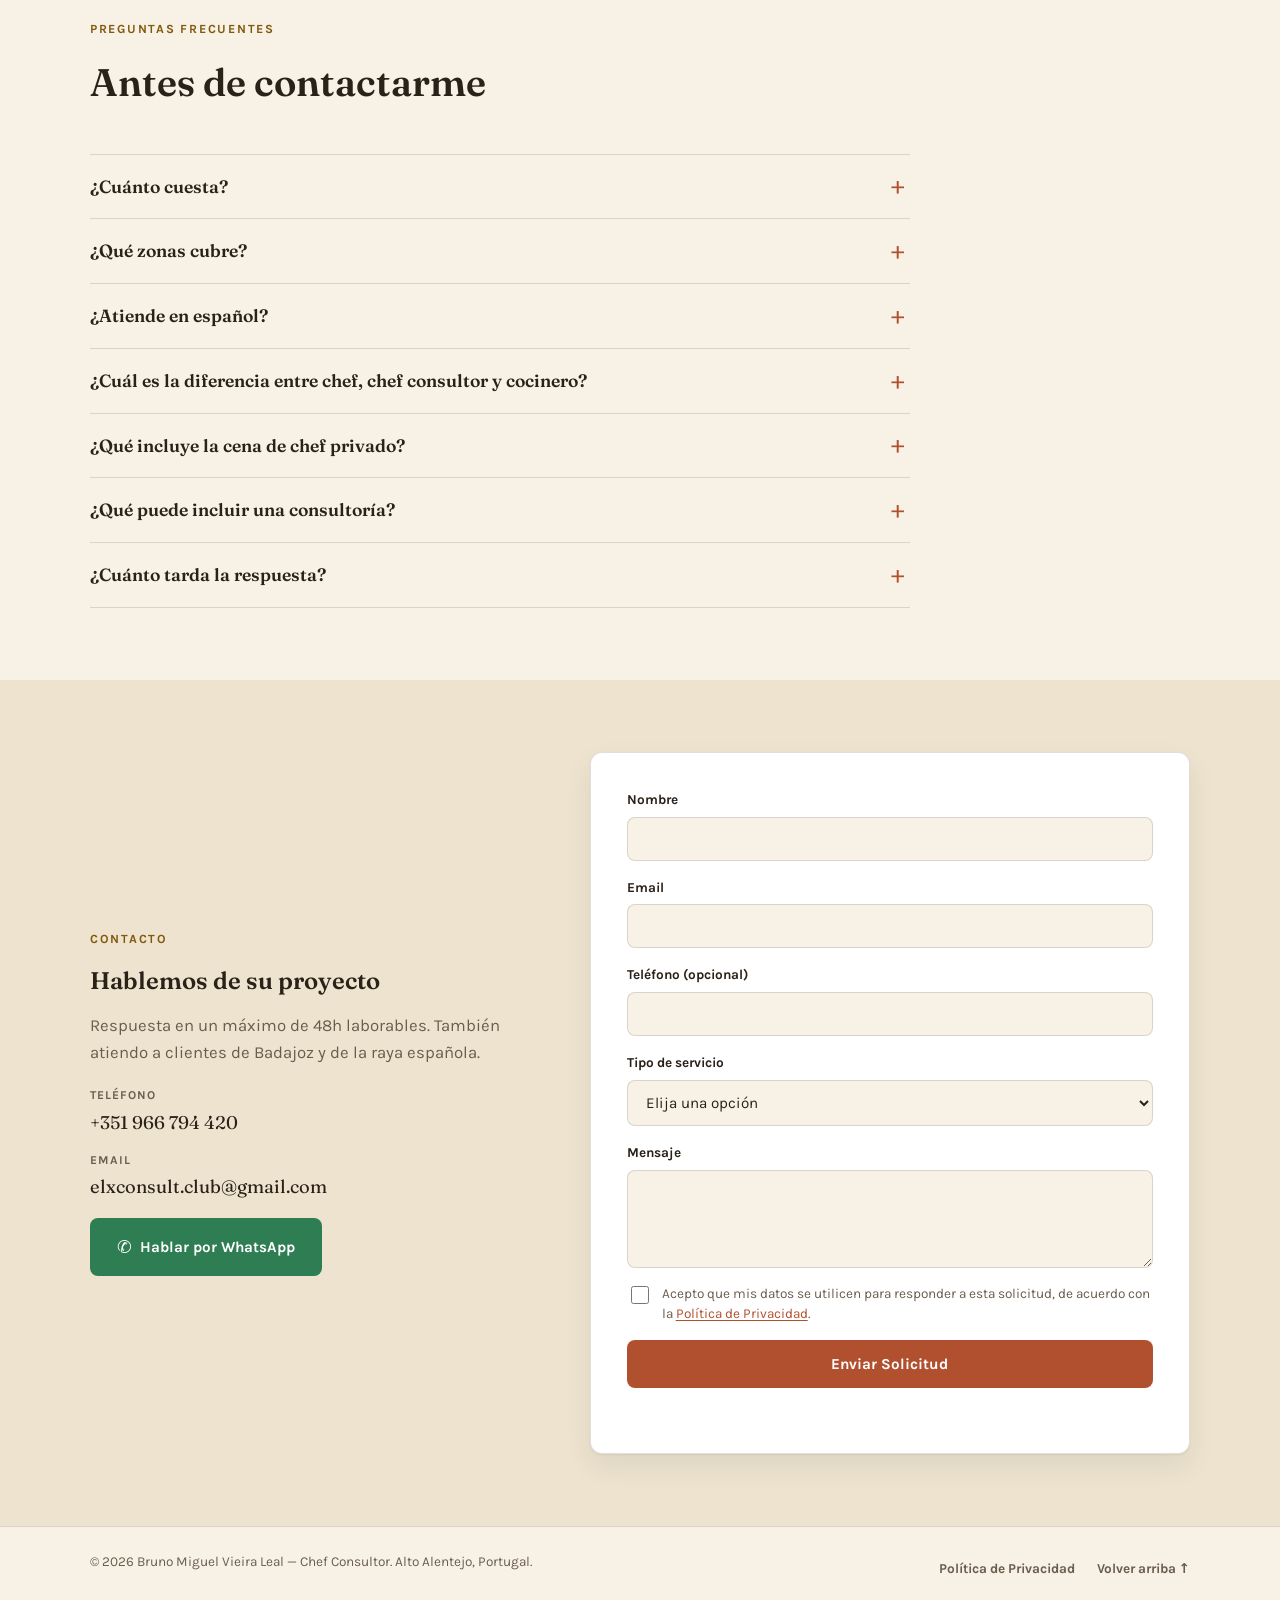
<file: es/index.html>
<!DOCTYPE html>
<html lang="es-ES">
<head>
<meta charset="UTF-8">
<meta name="viewport" content="width=device-width, initial-scale=1.0">
<title>Bruno Leal | Chef Consultor y Chef Privado en Elvas, Campo Maior y Badajoz</title>
<meta name="description" content="Bruno Miguel Vieira Leal, chef consultor con base en Elvas y Campo Maior. Desarrollo de conceptos gastronómicos, ingeniería de cartas, fichas técnicas, consultoría de apertura y chef privado, para restaurantes de Badajoz y del Alto Alentejo.">
<meta name="keywords" content="chef consultor Badajoz, consultor gastronómico Alentejo, chef privado Elvas, consultoría de restaurantes Badajoz, fichas técnicas, ingeniería de carta, chef Campo Maior">
<meta name="author" content="Bruno Miguel Vieira Leal">
<meta name="google-site-verification" content="Ex9h66Yo4GZSCsYgJU4rn1h66MazsxKMy-Zg2jxQGTU" />
<link rel="canonical" href="https://onurblael.github.io/bruno-leal-chef/es/">
<link rel="alternate" hreflang="pt-PT" href="https://onurblael.github.io/bruno-leal-chef/">
<link rel="alternate" hreflang="es" href="https://onurblael.github.io/bruno-leal-chef/es/">
<link rel="alternate" hreflang="x-default" href="https://onurblael.github.io/bruno-leal-chef/">

<!-- Open Graph -->
<meta property="og:type" content="website">
<meta property="og:url" content="https://onurblael.github.io/bruno-leal-chef/es/">
<meta property="og:title" content="Bruno Leal | Chef Consultor en el Alto Alentejo">
<meta property="og:description" content="Desarrollo de conceptos gastronómicos, cartas y fichas técnicas para restaurantes, cafés y eventos entre Elvas, Campo Maior y la frontera con Badajoz.">
<meta property="og:image" content="https://onurblael.github.io/bruno-leal-chef/images/og-cover.jpg">
<meta property="og:image:width" content="1200">
<meta property="og:image:height" content="630">
<meta property="og:image:alt" content="Bruno Leal, chef consultor en el Alto Alentejo, y un plato de coliflor y setas">
<meta name="twitter:card" content="summary_large_image">
<meta property="og:locale" content="es_ES">
<meta property="og:locale:alternate" content="pt_PT">

<link rel="icon" href="data:image/svg+xml,<svg xmlns=%22http://www.w3.org/2000/svg%22 viewBox=%220 0 100 100%22><text y=%22.9em%22 font-size=%2290%22>🫒</text></svg>">

<link rel="preload" href="../fonts/fraunces-latin.woff2" as="font" type="font/woff2" crossorigin>
<link rel="preload" href="../fonts/karla-latin.woff2" as="font" type="font/woff2" crossorigin>

<link rel="stylesheet" href="../css/style.css?v=14">

<script type="application/ld+json">
{
  "@context": "https://schema.org",
  "@type": "ProfessionalService",
  "@id": "https://onurblael.github.io/bruno-leal-chef/es/#negocio",
  "name": "Bruno Leal — Chef Consultor",
  "url": "https://onurblael.github.io/bruno-leal-chef/es/",
  "image": "https://onurblael.github.io/bruno-leal-chef/images/og-cover.jpg",
  "description": "Chef consultor en el Alto Alentejo: desarrollo de conceptos de restaurante, ingeniería de cartas, fichas técnicas, consultoría de apertura, chef privado y refuerzo de cocina.",
  "telephone": "+351966794420",
  "email": "elxconsult.club@gmail.com",
  "founder": {
    "@type": "Person",
    "name": "Bruno Miguel Vieira Leal",
    "jobTitle": "Chef Consultor"
  },
  "address": {
    "@type": "PostalAddress",
    "addressLocality": "Elvas",
    "addressRegion": "Portalegre",
    "addressCountry": "PT"
  },
  "areaServed": [
    {
      "@type": "City",
      "name": "Elvas"
    },
    {
      "@type": "City",
      "name": "Campo Maior"
    },
    {
      "@type": "AdministrativeArea",
      "name": "Alto Alentejo"
    },
    {
      "@type": "City",
      "name": "Badajoz"
    }
  ],
  "priceRange": "€€",
  "hasOfferCatalog": {
    "@type": "OfferCatalog",
    "name": "Servicios",
    "itemListElement": [
      {
        "@type": "Offer",
        "itemOffered": {
          "@type": "Service",
          "name": "Chef para restaurantes",
          "description": "Dirección y liderazgo de la cocina, cartas de temporada, gestión de equipo, stock y control del desperdicio."
        }
      },
      {
        "@type": "Offer",
        "itemOffered": {
          "@type": "Service",
          "name": "Chef privado / particular",
          "description": "Cenas privadas en casa o espacio propio, con menú degustación personalizado, compra, elaboración y servicio de mesa."
        }
      },
      {
        "@type": "Offer",
        "itemOffered": {
          "@type": "Service",
          "name": "Chef consultor",
          "description": "Desarrollo de concepto, ingeniería de cartas, fichas técnicas, control de costes y consultoría de apertura de locales."
        }
      },
      {
        "@type": "Offer",
        "itemOffered": {
          "@type": "Service",
          "name": "Cocinero",
          "description": "Refuerzo de equipo en picos de servicio, sustituciones puntuales y formación del equipo de cocina."
        }
      }
    ]
  }
}
</script>
</head>
<body>

<a class="skip-link" href="#contacto" data-i18n="skip">Ir a contacto</a>

<header class="site-header" id="topo">
  <div class="container header-inner">
    <a href="#topo" class="brand">Bruno Leal</a>

    <nav class="main-nav" id="main-nav">
      <a href="#sobre" data-i18n="nav.sobre">Sobre mí</a>
      <a href="#servicos" data-i18n="nav.servicos">Servicios y Precios</a>
      <a href="#casos" data-i18n="nav.casos">Casos de Éxito</a>
      <a href="#percurso" data-i18n="nav.percurso">Trayectoria</a>
      <a href="#galeria" data-i18n="nav.galeria">Galería</a>
      <a href="#contacto" data-i18n="nav.contacto">Contacto</a>
    </nav>

    <div class="header-actions">
      <button class="theme-toggle" id="theme-toggle" type="button" aria-label="Alternar entre modo claro y oscuro">🌙</button>
      <a class="lang-toggle" id="lang-toggle" href="../" hreflang="pt-PT" lang="pt" aria-label="Ver el sitio en portugués">
        <span class="lang-opt" data-lang="pt">PT</span>/<span class="lang-opt is-active" data-lang="es">ES</span>
      </a>
      <a href="#contacto" class="btn btn-primary btn-small" data-i18n="nav.cta">Hablemos</a>
      <button class="nav-toggle" id="nav-toggle" aria-label="Abrir menú" aria-expanded="false">
        <span></span><span></span><span></span>
      </button>
    </div>
  </div>
</header>

<main>

  <!-- HERO -->
  <section class="hero" id="hero">
    <div class="container hero-grid">
      <div class="hero-copy">
        <p class="eyebrow" data-i18n="hero.eyebrow">Chef · Alto Alentejo</p>
        <h1 data-i18n="hero.title">Chef consultor para cocinas que funcionan cada día</h1>
        <p class="hero-role" data-i18n="hero.role">Bruno Miguel Vieira Leal — Chef, Chef Consultor y Cocinero</p>
        <p class="hero-tagline" data-i18n="hero.tagline">Concepto, cartas, fichas técnicas y equipo para restaurantes, cafés y eventos en el Alto Alentejo y en Badajoz — pensados para el servicio de cada día, no solo para el día de la apertura.</p>
        <div class="hero-actions">
          <a href="#servicos" class="btn btn-primary" data-i18n="hero.ctaPrimary">Ver Servicios y Precios</a>
          <a href="#casos" class="btn btn-secondary" data-i18n="hero.ctaSecondary">Ver Casos de Éxito</a>
        </div>
        <dl class="hero-stats">
          <div>
            <dt>15+</dt>
            <dd data-i18n="hero.stat1">años en cocina profesional</dd>
          </div>
          <div>
            <dt>−15%</dt>
            <dd data-i18n="hero.stat2">de desperdicio con control de stock (Raya)</dd>
          </div>
          <div>
            <dt>PT · ES</dt>
            <dd data-i18n="hero.stat3">atención en los dos idiomas</dd>
          </div>
        </dl>
      </div>
      <div class="hero-media">
        <img class="photo-hero" fetchpriority="high" src="../images/raya-sobremesas-emplatamento.webp" srcset="../images/raya-sobremesas-emplatamento-480.webp 480w, ../images/raya-sobremesas-emplatamento-800.webp 800w, ../images/raya-sobremesas-emplatamento.webp 960w" sizes="(max-width: 899px) 90vw, 520px" width="960" height="1280" alt="Chef terminando postres en serie en la cocina del Raya Restaurante">
      </div>
    </div>
  </section>

  <!-- SOBRE -->
  <section class="section" id="sobre">
    <div class="container section-grid">
      <div class="section-media">
        <img loading="lazy" decoding="async" class="photo-square" src="../images/sobre-retrato-chef.webp" width="303" height="565" alt="Retrato de Bruno Leal, chef consultor">
      </div>
      <div class="section-copy">
        <p class="eyebrow" data-i18n="sobre.eyebrow">Sobre mí</p>
        <h2 data-i18n="sobre.title">Del Chiado al Alto Alentejo, sin perder la raíz.</h2>
        <p data-i18n="sobre.p1">Más de 15 años de experiencia en cocina profesional — desde la frontera con España hasta Lisboa (Sea Me, Valverde Boutique Hotel) — hasta liderar cocinas en el Alto Alentejo, incluido el Raya Restaurante (Grupo Terramay), en la Playa Fluvial de Azenhas del Rey, y por último, el Massa Fina, del Grupo Vila Galé, en Elvas.</p>
        <p data-i18n="sobre.p2">Hoy trabajo junto a propietarios de restaurantes, cafés y organizadores de eventos: desarrollo de concepto, creación de cartas y fichas técnicas, gestión de costes e implementación de operaciones de cocina.</p>
        <p data-i18n="sobre.p3"><strong>Lo que me distingue:</strong> el rigor técnico de cocinas de alto nivel aplicado a la identidad y a los productos del Alentejo — no un concepto genérico importado, sino algo que nace del territorio.</p>
        <p data-i18n="sobre.p4">Ese conocimiento está disponible de varias formas: como <strong>chef</strong> de su restaurante, como <strong>chef privado</strong> en su mesa, como <strong>chef consultor</strong> de su negocio, o como <strong>cocinero profesional</strong> reforzando su cocina.</p>
        <a href="#servicos" class="link-arrow" data-i18n="sobre.cta">Ver servicios y precios →</a>
      </div>
    </div>
  </section>

  <!-- SERVIÇOS & PREÇOS -->
  <section class="section section-alt" id="servicos">
    <div class="container">
      <div class="section-head">
        <p class="eyebrow" data-i18n="servicos.eyebrow">Servicios y Precios</p>
        <h2 data-i18n="servicos.title">Varias formas de trabajar conmigo</h2>
        <p class="section-lead" data-i18n="servicos.lead">Chef para su restaurante, chef privado en su mesa, chef consultor para su negocio, o cocinero profesional para su equipo.</p>
      </div>

      <div class="pricing-grid">

        <article class="price-card">
          <div class="price-card-head">
            <h3 data-i18n="servicos.chef.title">Chef</h3>
            <p class="price-card-sub" data-i18n="servicos.chef.sub">Chef para restaurantes</p>
          </div>
          <ul class="price-card-list">
            <li data-i18n="servicos.chef.i1">Dirección y liderazgo de la cocina de su restaurante</li>
            <li data-i18n="servicos.chef.i2">Creación y renovación de cartas de temporada</li>
            <li data-i18n="servicos.chef.i3">Gestión de equipo, stock y control del desperdicio</li>
          </ul>
          <div class="price-options">
            <div class="price-tag">
              <span class="price-value" data-i18n="servicos.chef.priceDia">150€</span>
              <span class="price-unit" data-i18n="servicos.chef.unitDia">/ día</span>
            </div>
            <div class="price-tag price-tag-alt">
              <span class="price-value" data-i18n="servicos.chef.priceHora">22€</span>
              <span class="price-unit" data-i18n="servicos.chef.unitHora">/ hora</span>
            </div>
          </div>
          <a href="#contacto" data-service="Chef - Restaurante" class="btn btn-secondary btn-small" data-i18n="servicos.ctaBtn">Pedir presupuesto</a>
        </article>

        <article class="price-card">
          <div class="price-card-head">
            <h3 data-i18n="servicos.privado.title">Chef Privado/Particular</h3>
            <p class="price-card-sub" data-i18n="servicos.privado.sub">Cena de autor en casa o espacio propio</p>
          </div>
          <ul class="price-card-list">
            <li data-i18n="servicos.privado.i1">Cenas privadas en casa o espacio propio</li>
            <li data-i18n="servicos.privado.i2">Menú degustación personalizado para su grupo</li>
            <li data-i18n="servicos.privado.i3">Compra, elaboración y servicio de mesa incluidos</li>
            <li data-i18n="servicos.privado.i4">Ideal para celebraciones y cenas familiares</li>
          </ul>
          <div class="price-tag">
            <span class="price-value" data-i18n="servicos.privado.price">29€</span>
            <span class="price-unit" data-i18n="servicos.privado.unit">/ persona · mín. 6</span>
          </div>
          <a href="#contacto" data-service="Chef Privado - Jantar" class="btn btn-secondary btn-small" data-i18n="servicos.ctaBtn">Pedir presupuesto</a>
        </article>

        <article class="price-card price-card-featured">
          <div class="price-card-badge" data-i18n="servicos.destaque">Recomendado</div>
          <div class="price-card-head">
            <h3 data-i18n="servicos.consultor.title">Chef Consultor</h3>
            <p class="price-card-sub" data-i18n="servicos.consultor.sub">Desarrollo de su negocio gastronómico</p>
          </div>
          <ul class="price-card-list">
            <li data-i18n="servicos.consultor.i1">Desarrollo de concepto de restaurante/café</li>
            <li data-i18n="servicos.consultor.i2">Creación e ingeniería de cartas</li>
            <li data-i18n="servicos.consultor.i3">Fichas técnicas y control de costes</li>
            <li data-i18n="servicos.consultor.i4">Consultoría de apertura de locales</li>
          </ul>
          <div class="price-tag">
            <span class="price-value" data-i18n="servicos.consultor.price">800€</span>
            <span class="price-unit" data-i18n="servicos.consultor.unit">/ proyecto, desde</span>
          </div>
          <a href="#contacto" data-service="Chef Consultor" class="btn btn-primary btn-small" data-i18n="servicos.ctaBtn">Pedir presupuesto</a>
        </article>

        <article class="price-card">
          <div class="price-card-head">
            <h3 data-i18n="servicos.cozinheiro.title">Cocinero</h3>
            <p class="price-card-sub" data-i18n="servicos.cozinheiro.sub">Refuerzo profesional para su cocina</p>
          </div>
          <ul class="price-card-list">
            <li data-i18n="servicos.cozinheiro.i1">Refuerzo de equipo en picos de servicio</li>
            <li data-i18n="servicos.cozinheiro.i2">Sustitución puntual de chef/cocinero</li>
            <li data-i18n="servicos.cozinheiro.i3">Formación de equipo de cocina</li>
          </ul>
          <div class="price-options">
            <div class="price-tag">
              <span class="price-value" data-i18n="servicos.cozinheiro.priceDia">100€</span>
              <span class="price-unit" data-i18n="servicos.cozinheiro.unitDia">/ día</span>
            </div>
            <div class="price-tag price-tag-alt">
              <span class="price-value" data-i18n="servicos.cozinheiro.priceHora">15€</span>
              <span class="price-unit" data-i18n="servicos.cozinheiro.unitHora">/ hora</span>
            </div>
          </div>
          <a href="#contacto" data-service="Cozinheiro" class="btn btn-secondary btn-small" data-i18n="servicos.ctaBtn">Pedir presupuesto</a>
        </article>

      </div>

      <p class="pricing-note" data-i18n="servicos.nota">Valores de referencia, calculados por servicio/evento y sujetos a confirmación — eventos, catering y proyectos mayores tienen presupuesto propio.</p>

      <div class="how">
        <h3 data-i18n="como.title">Cómo funciona</h3>
        <ol class="steps">
          <li>
            <span class="step-n" aria-hidden="true">1</span>
            <h4 data-i18n="como.s1.t">Hable conmigo</h4>
            <p data-i18n="como.s1.d">Por el formulario o por WhatsApp. Respondo en un máximo de 48h laborables.</p>
          </li>
          <li>
            <span class="step-n" aria-hidden="true">2</span>
            <h4 data-i18n="como.s2.t">Recibe una propuesta</h4>
            <p data-i18n="como.s2.d">Acordamos objetivos, alcance y plazos, y el precio final queda acordado antes de empezar.</p>
          </li>
          <li>
            <span class="step-n" aria-hidden="true">3</span>
            <h4 data-i18n="como.s3.t">Ponemos la cocina a funcionar</h4>
            <p data-i18n="como.s3.d">Trabajo con usted y con su equipo hasta que la cocina funcione como acordamos.</p>
          </li>
        </ol>
      </div>
    </div>
  </section>

  <!-- CASOS DE ESTUDO -->
  <section class="section" id="casos">
    <div class="container">
      <div class="section-head">
        <p class="eyebrow" data-i18n="casos.eyebrow">Casos de Éxito</p>
        <h2 data-i18n="casos.title">Trabajo reciente</h2>
        <p class="section-lead" data-i18n="casos.lead">Proyectos reales, desarrollados en el Alentejo.</p>
      </div>

      <div class="cases-list">

        <article class="case-card">
          <div class="case-photo-duo">
            <img loading="lazy" decoding="async" src="../images/veggieterraneo-bolas-arroz.webp" srcset="../images/veggieterraneo-bolas-arroz-480.webp 480w, ../images/veggieterraneo-bolas-arroz-800.webp 800w, ../images/veggieterraneo-bolas-arroz.webp 1080w" sizes="(max-width: 799px) 46vw, 240px" width="1080" height="1046" alt="Bolas de Arroz y Verduras con Salsa de Pimiento Rojo, Veggieterrâneo">
            <img loading="lazy" decoding="async" src="../images/veggieterraneo-couve-flor.webp" srcset="../images/veggieterraneo-couve-flor-480.webp 480w, ../images/veggieterraneo-couve-flor-800.webp 800w, ../images/veggieterraneo-couve-flor.webp 1080w" sizes="(max-width: 799px) 46vw, 240px" width="1080" height="1072" alt="Coliflor y Setas con Arroz Jazmín y Almendra, Veggieterrâneo">
          </div>
          <div class="case-body">
            <span class="case-tag" data-i18n="casos.c1.tag">Concepto Vegetariano</span>
            <h3 data-i18n="casos.c1.title">Veggieterrâneo</h3>
            <p class="case-place" data-i18n="casos.c1.place">Évora</p>
            <p><strong data-i18n="casos.contexto">Contexto:</strong> <span data-i18n="casos.c1.contexto">cocina vegetariana mediterránea en Évora, de mesas comunitarias, con carta de ingredientes de temporada y vinos naturales y cócteles de autor.</span></p>
            <p><strong data-i18n="casos.oque">Qué hice:</strong> <span data-i18n="casos.c1.oque">consultoría de concepto y carta vegetariana mediterránea, incluidos platos de autor como las Bolas de Arroz y Verduras con Salsa de Pimiento Rojo y la Coliflor y Setas con Arroz Jazmín y Almendra.</span></p>
            <p><strong data-i18n="casos.resultado">Resultado:</strong> <span data-i18n="casos.c1.resultado">concepto y carta entregados, actualmente en funcionamiento en el restaurante de Évora.</span></p>
          </div>
        </article>

        <article class="case-card reverse">
          <div class="case-photo-duo">
            <img loading="lazy" decoding="async" src="../images/raya-esplanada-sobremesa.webp" srcset="../images/raya-esplanada-sobremesa-480.webp 480w, ../images/raya-esplanada-sobremesa-800.webp 800w, ../images/raya-esplanada-sobremesa.webp 960w" sizes="(max-width: 799px) 46vw, 240px" width="960" height="1280" alt="Terraza del Raya Restaurante, Playa Fluvial de Azenhas del Rey">
            <img loading="lazy" decoding="async" src="../images/raya-sobremesas-emplatamento.webp" srcset="../images/raya-sobremesas-emplatamento-480.webp 480w, ../images/raya-sobremesas-emplatamento-800.webp 800w, ../images/raya-sobremesas-emplatamento.webp 960w" sizes="(max-width: 799px) 46vw, 240px" width="960" height="1280" alt="Emplatado en serie en el Raya Restaurante">
          </div>
          <div class="case-body">
            <span class="case-tag" data-i18n="casos.c2.tag">Farm-to-Table</span>
            <h3 data-i18n="casos.c2.title">Raya Restaurante — Grupo Terramay</h3>
            <p class="case-place" data-i18n="casos.c2.place">Playa Fluvial de Azenhas del Rey, Alandroal</p>
            <p><strong data-i18n="casos.contexto">Contexto:</strong> <span data-i18n="casos.c2.contexto">restaurante "farm to beach" del Grupo Terramay (parte del Top 50 Farmers — 2025 Cohort), con un concepto basado en agricultura regenerativa y producto de temporada de su propia granja.</span></p>
            <p><strong data-i18n="casos.oque">Qué hice:</strong> <span data-i18n="casos.c2.oque">liderazgo del equipo de cocina, reestructuración de cartas de temporada e implementación de un sistema de control de stock.</span></p>
            <p><strong data-i18n="casos.resultado">Resultado:</strong> <span data-i18n="casos.c2.resultado">-10% de desperdicio mediante formación de equipo, -15% con el nuevo sistema de stock, y aumento de las ventas de platos premium.</span></p>
          </div>
        </article>

      </div>
    </div>
  </section>

  <!-- PERCURSO -->
  <section class="section section-alt" id="percurso">
    <div class="container">
      <div class="section-head">
        <p class="eyebrow" data-i18n="percurso.eyebrow">Trayectoria Profesional</p>
        <h2 data-i18n="percurso.title">Hitos que marcaron mi trabajo</h2>
      </div>

      <ol class="timeline">
        <li class="timeline-item">
          <div class="timeline-marker"></div>
          <div class="timeline-content">
            <h3 data-i18n="percurso.t1.title">La Tapita Portuguesa</h3>
            <p class="timeline-place" data-i18n="percurso.t1.place">Badajoz, España</p>
            <p data-i18n="percurso.t1.desc">Primeros pasos en cocina profesional, ya en la frontera con España — mise en place, elaboración de platos y gestión de pedidos.</p>
          </div>
        </li>
        <li class="timeline-item is-highlight">
          <div class="timeline-marker"></div>
          <div class="timeline-content">
            <span class="timeline-badge" data-i18n="percurso.destaque">Destacado</span>
            <h3 data-i18n="percurso.t2.title">Sea Me</h3>
            <p class="timeline-place" data-i18n="percurso.t2.place">Lisboa</p>
            <p data-i18n="percurso.t2.desc">Sea Me – Peixaria Moderna, con locales en Chiado, Time Out Market y Alvalade. Responsabilidades de sous chef de partida en elaboración a la carta.</p>
          </div>
        </li>
        <li class="timeline-item is-highlight">
          <div class="timeline-marker"></div>
          <div class="timeline-content">
            <span class="timeline-badge" data-i18n="percurso.destaque">Destacado</span>
            <h3 data-i18n="percurso.t3.title">Valverde Lisboa Hotel &amp; Garden</h3>
            <p class="timeline-place" data-i18n="percurso.t3.place">Lisboa</p>
            <p data-i18n="percurso.t3.desc">Hotel boutique en un palacete histórico, miembro de Relais &amp; Châteaux, galardonado en los World Travel Awards como "Europe's Leading Luxury Boutique Hotel" seis años seguidos (2020–2025). En mi etapa: show cooking para buffet y a la carta, con técnicas de sous vide y cocina molecular.</p>
          </div>
        </li>
        <li class="timeline-item is-highlight">
          <div class="timeline-marker"></div>
          <div class="timeline-content">
            <span class="timeline-badge" data-i18n="percurso.destaque">Destacado</span>
            <h3 data-i18n="percurso.t4.title">A Taberna da Rua das Flores</h3>
            <p class="timeline-place" data-i18n="percurso.t4.place">Lisboa</p>
            <p data-i18n="percurso.t4.desc">Sous Chef con liderazgo de un equipo de 5 personas, -7% de desperdicio mediante formación, y reestructuración de cartas de temporada dando valor a productores y producto local.</p>
          </div>
        </li>
        <li class="timeline-item">
          <div class="timeline-marker"></div>
          <div class="timeline-content">
            <h3 data-i18n="percurso.t5.title">Hotel Vila Galé Collection</h3>
            <p class="timeline-place" data-i18n="percurso.t5.place">Elvas</p>
            <p data-i18n="percurso.t5.desc">Participación activa en la apertura del establecimiento. Mise en place y show cooking de buffet para hasta 120 clientes.</p>
          </div>
        </li>
        <li class="timeline-item">
          <div class="timeline-marker"></div>
          <div class="timeline-content">
            <h3 data-i18n="percurso.t6.title">Tasca d'Juromenha</h3>
            <p class="timeline-place" data-i18n="percurso.t6.place">Juromenha, Alandroal</p>
            <p data-i18n="percurso.t6.desc">Chef responsable de la supervisión diaria para 48 clientes y formación de equipo en mise en place y seguridad alimentaria.</p>
          </div>
        </li>
        <li class="timeline-item is-highlight">
          <div class="timeline-marker"></div>
          <div class="timeline-content timeline-content-photo">
            <div class="timeline-text">
              <span class="timeline-badge" data-i18n="percurso.destaque">Destacado</span>
              <h3 data-i18n="percurso.t7.title">Raya Restaurante — Grupo Terramay</h3>
              <p class="timeline-place" data-i18n="percurso.t7.place">Playa Fluvial de Azenhas del Rey, Alandroal</p>
              <p data-i18n="percurso.t7.desc">Concepto farm-to-table con aprovechamiento de agricultura regenerativa. Liderazgo de un equipo de 4 personas, con -10% de desperdicio mediante formación; reestructuración de cartas de temporada que aumentó las ventas de platos premium; sistema de control de stock que redujo el desperdicio en un 15%.</p>
              <p class="timeline-credential" data-i18n="percurso.t7.credential">🏅 Terramay forma parte del <strong>Top 50 Farmers — 2025 Cohort</strong>, un reconocimiento a la agricultura regenerativa detrás del concepto.</p>
            </div>
            <img loading="lazy" decoding="async" class="timeline-photo" src="../images/raya-terramay-lagostim.webp" srcset="../images/raya-terramay-lagostim-480.webp 480w, ../images/raya-terramay-lagostim-800.webp 800w, ../images/raya-terramay-lagostim.webp 960w" sizes="220px" width="960" height="1280" alt="Plato del Raya Restaurante, Grupo Terramay">
          </div>
        </li>
        <li class="timeline-item is-current">
          <div class="timeline-marker"></div>
          <div class="timeline-content">
            <h3 data-i18n="percurso.t8.title">Massa Fina — Grupo Vila Galé</h3>
            <p class="timeline-place" data-i18n="percurso.t8.place">Elvas · actual</p>
            <p data-i18n="percurso.t8.desc">Chef de concepto de cocina italiana. Liderazgo de equipo, gestión de eventos y sistema de control de stock.</p>
          </div>
        </li>
      </ol>
    </div>
  </section>

  <!-- GALERIA -->
  <section class="section section-alt" id="galeria">
    <div class="container">
      <div class="section-head">
        <p class="eyebrow" data-i18n="galeria.eyebrow">Galería</p>
        <h2 data-i18n="galeria.title">Momentos de cocina</h2>
        <p class="section-lead" data-i18n="galeria.lead">Platos, equipos y espacios de algunos de los proyectos por los que he pasado.</p>
      </div>

      <div class="gallery-grid">
        <img loading="lazy" decoding="async" src="../images/chef-sobremesa-manga-polen.webp" srcset="../images/chef-sobremesa-manga-polen-480.webp 480w, ../images/chef-sobremesa-manga-polen-800.webp 800w, ../images/chef-sobremesa-manga-polen.webp 1023w" sizes="(min-width: 1000px) 264px, (min-width: 640px) 30vw, 46vw" width="1023" height="1280" alt="Postre de mango con polen de abeja y caramelo">
        <img loading="lazy" decoding="async" src="../images/chef-burrata-presunto.webp" srcset="../images/chef-burrata-presunto-480.webp 480w, ../images/chef-burrata-presunto-800.webp 800w, ../images/chef-burrata-presunto.webp 1024w" sizes="(min-width: 1000px) 264px, (min-width: 640px) 30vw, 46vw" width="1024" height="1280" alt="Burrata con jamón y tomate">
        <img loading="lazy" decoding="async" src="../images/raya-esplanada-sobremesa.webp" srcset="../images/raya-esplanada-sobremesa-480.webp 480w, ../images/raya-esplanada-sobremesa-800.webp 800w, ../images/raya-esplanada-sobremesa.webp 960w" sizes="(min-width: 1000px) 264px, (min-width: 640px) 30vw, 46vw" width="960" height="1280" alt="Terraza del Raya Restaurante, Playa Fluvial">
        <img loading="lazy" decoding="async" src="../images/raya-sobremesas-emplatamento.webp" srcset="../images/raya-sobremesas-emplatamento-480.webp 480w, ../images/raya-sobremesas-emplatamento-800.webp 800w, ../images/raya-sobremesas-emplatamento.webp 960w" sizes="(min-width: 1000px) 264px, (min-width: 640px) 30vw, 46vw" width="960" height="1280" alt="Emplatado en serie en el Raya Restaurante">
        <img loading="lazy" decoding="async" src="../images/giz-na-praia-equipa.webp" srcset="../images/giz-na-praia-equipa-480.webp 480w, ../images/giz-na-praia-equipa-800.webp 800w, ../images/giz-na-praia-equipa.webp 960w" sizes="(min-width: 1000px) 264px, (min-width: 640px) 30vw, 46vw" width="960" height="1280" alt="Equipo de GIZ en la Playa">
        <img loading="lazy" decoding="async" src="../images/prato-gratinado-topo.webp" srcset="../images/prato-gratinado-topo-480.webp 480w, ../images/prato-gratinado-topo-800.webp 800w, ../images/prato-gratinado-topo.webp 1280w" sizes="(min-width: 1000px) 264px, (min-width: 640px) 30vw, 46vw" width="1280" height="960" alt="Plato gratinado, vista cenital">
        <img loading="lazy" decoding="async" src="../images/prato-gratinado-lateral.webp" srcset="../images/prato-gratinado-lateral-480.webp 480w, ../images/prato-gratinado-lateral-800.webp 800w, ../images/prato-gratinado-lateral.webp 1280w" sizes="(min-width: 1000px) 264px, (min-width: 640px) 30vw, 46vw" width="1280" height="960" alt="Plato gratinado, vista lateral">
      </div>
    </div>
  </section>

  <!-- PERGUNTAS FREQUENTES -->
  <section class="section" id="faq">
    <div class="container">
      <div class="section-head">
        <p class="eyebrow" data-i18n="faq.eyebrow">Preguntas frecuentes</p>
        <h2 data-i18n="faq.title">Antes de contactarme</h2>
      </div>

      <div class="faq">
        <details>
          <summary data-i18n="faq.q1">¿Cuánto cuesta?</summary>
          <p data-i18n="faq.a1">Los valores de referencia están en la sección Servicios y Precios. El precio final depende del alcance, la duración y el lugar, y lo acordamos antes de empezar.</p>
        </details>
        <details>
          <summary data-i18n="faq.q2">¿Qué zonas cubre?</summary>
          <p data-i18n="faq.a2">Elvas, Campo Maior, Alto Alentejo y Badajoz. Para otras zonas, hable conmigo y vemos qué es posible.</p>
        </details>
        <details>
          <summary data-i18n="faq.q3">¿Atiende en español?</summary>
          <p data-i18n="faq.a3">Sí. Puede contactarme, recibir la propuesta y trabajar conmigo en portugués o en español.</p>
        </details>
        <details>
          <summary data-i18n="faq.q4">¿Cuál es la diferencia entre chef, chef consultor y cocinero?</summary>
          <p data-i18n="faq.a4">El <strong>chef</strong> dirige la cocina de su restaurante (equipo, cartas, stock). El <strong>chef consultor</strong> desarrolla el concepto, las cartas, las fichas técnicas y la apertura, y deja el sistema funcionando. El <strong>cocinero</strong> refuerza su equipo en picos de servicio o sustituciones. El <strong>chef privado</strong> cocina para su grupo, en su casa.</p>
        </details>
        <details>
          <summary data-i18n="faq.q5">¿Qué incluye la cena de chef privado?</summary>
          <p data-i18n="faq.a5">Menú degustación personalizado, compra, elaboración y servicio de mesa, para grupos de 6 o más personas. Indíquemelo en la solicitud si hay alergias o restricciones alimentarias, para adaptar el menú.</p>
        </details>
        <details>
          <summary data-i18n="faq.q6">¿Qué puede incluir una consultoría?</summary>
          <p data-i18n="faq.a6">Depende del proyecto: desde el concepto y la carta, pasando por las fichas técnicas y el control de costes, hasta el acompañamiento de la apertura. En la propuesta indico lo que está incluido.</p>
        </details>
        <details>
          <summary data-i18n="faq.q7">¿Cuánto tarda la respuesta?</summary>
          <p data-i18n="faq.a7">Respondo en un máximo de 48 horas laborables, por WhatsApp, email o teléfono.</p>
        </details>
      </div>
    </div>
  </section>

  <!-- CONTACTO -->
  <section class="section section-contact" id="contacto">
    <div class="container section-grid">
      <div class="contact-info">
        <p class="eyebrow" data-i18n="contacto.eyebrow">Contacto</p>
        <h2 data-i18n="contacto.title">Hablemos de su proyecto</h2>
        <p class="section-lead" data-i18n="contacto.lead">Respuesta en un máximo de 48h laborables. También atiendo a clientes de Badajoz y de la raya española.</p>

        <ul class="contact-list">
          <li>
            <span class="contact-label" data-i18n="contacto.phoneLabel">Teléfono</span>
            <a href="tel:+351966794420">+351 966 794 420</a>
          </li>
          <li>
            <span class="contact-label" data-i18n="contacto.emailLabel">Email</span>
            <a href="mailto:elxconsult.club@gmail.com">elxconsult.club@gmail.com</a>
          </li>
        </ul>

        <a class="btn btn-whatsapp js-wa" href="https://wa.me/351966794420" target="_blank" rel="noopener">
          <span class="wa-icon" aria-hidden="true">✆</span>
          <span data-i18n="contacto.whatsapp">Hablar por WhatsApp</span>
        </a>
      </div>

      <div class="contact-form-wrap">
        <form id="contact-form" class="contact-form">
          <input type="hidden" name="access_key" value="0084f50b-bd79-4548-93d1-a5deeeda5cc6">
          <input type="checkbox" name="botcheck" class="hp-field" tabindex="-1" autocomplete="off">
          <input type="hidden" name="subject" value="Novo pedido — site Bruno Leal Chef Consultor">

          <div class="form-row">
            <label for="nome" data-i18n="form.nome">Nombre</label>
            <input type="text" id="nome" name="nome" required>
          </div>
          <div class="form-row">
            <label for="email" data-i18n="form.email">Email</label>
            <input type="email" id="email" name="email" required>
          </div>
          <div class="form-row">
            <label for="telefone" data-i18n="form.telefone">Teléfono (opcional)</label>
            <input type="tel" id="telefone" name="telefone">
          </div>
          <div class="form-row">
            <label for="servico" data-i18n="form.servico">Tipo de servicio</label>
            <select id="servico" name="tipo_de_servico" required>
              <option value="" data-i18n="form.servicoPlaceholder">Elija una opción</option>
              <option value="Chef - Restaurante" data-i18n="form.opt1">Chef — Restaurante</option>
              <option value="Chef Privado - Jantar" data-i18n="form.opt6">Chef Privado/Particular — Cena</option>
              <option value="Chef Consultor" data-i18n="form.opt2">Chef Consultor — Concepto/Cartas/Fichas</option>
              <option value="Cozinheiro" data-i18n="form.opt3">Cocinero — Refuerzo de Equipo</option>
              <option value="Eventos e Catering" data-i18n="form.opt4">Eventos y Catering</option>
              <option value="Outro" data-i18n="form.opt5">Otro</option>
            </select>
          </div>
          <div class="form-row">
            <label for="mensagem" data-i18n="form.mensagem">Mensaje</label>
            <textarea id="mensagem" name="mensagem" rows="4" required></textarea>
          </div>

          <label class="form-consent" for="consentimento">
            <input type="checkbox" id="consentimento" name="consentimento" value="Sim, aceitou a Política de Privacidade" required>
            <span data-i18n="form.consent">Acepto que mis datos se utilicen para responder a esta solicitud, de acuerdo con la <a href="../privacidade.html?lang=es">Política de Privacidad</a>.</span>
          </label>

          <button type="submit" class="btn btn-primary btn-full" data-i18n="form.enviar">Enviar Solicitud</button>
          <p class="form-status" id="form-status" role="status"></p>
        </form>
      </div>
    </div>
  </section>

</main>

<footer class="site-footer">
  <div class="container footer-inner">
    <p data-i18n="footer.text">© <span id="year"></span> Bruno Miguel Vieira Leal — Chef Consultor. Alto Alentejo, Portugal.</p>
    <span class="footer-links">
      <a href="../privacidade.html?lang=es" class="back-top" data-i18n="footer.privacy">Política de Privacidad</a>
      <a href="#topo" class="back-top" data-i18n="footer.top">Volver arriba ↑</a>
    </span>
  </div>
</footer>

<a class="wa-float js-wa" id="wa-float" href="https://wa.me/351966794420" target="_blank" rel="noopener" aria-label="WhatsApp">
  <span class="wa-icon" aria-hidden="true">✆</span>
  <span data-i18n="contacto.whatsapp">Hablar por WhatsApp</span>
</a>

<script src="../js/script.js?v=19"></script>
</body>
</html>
</file>
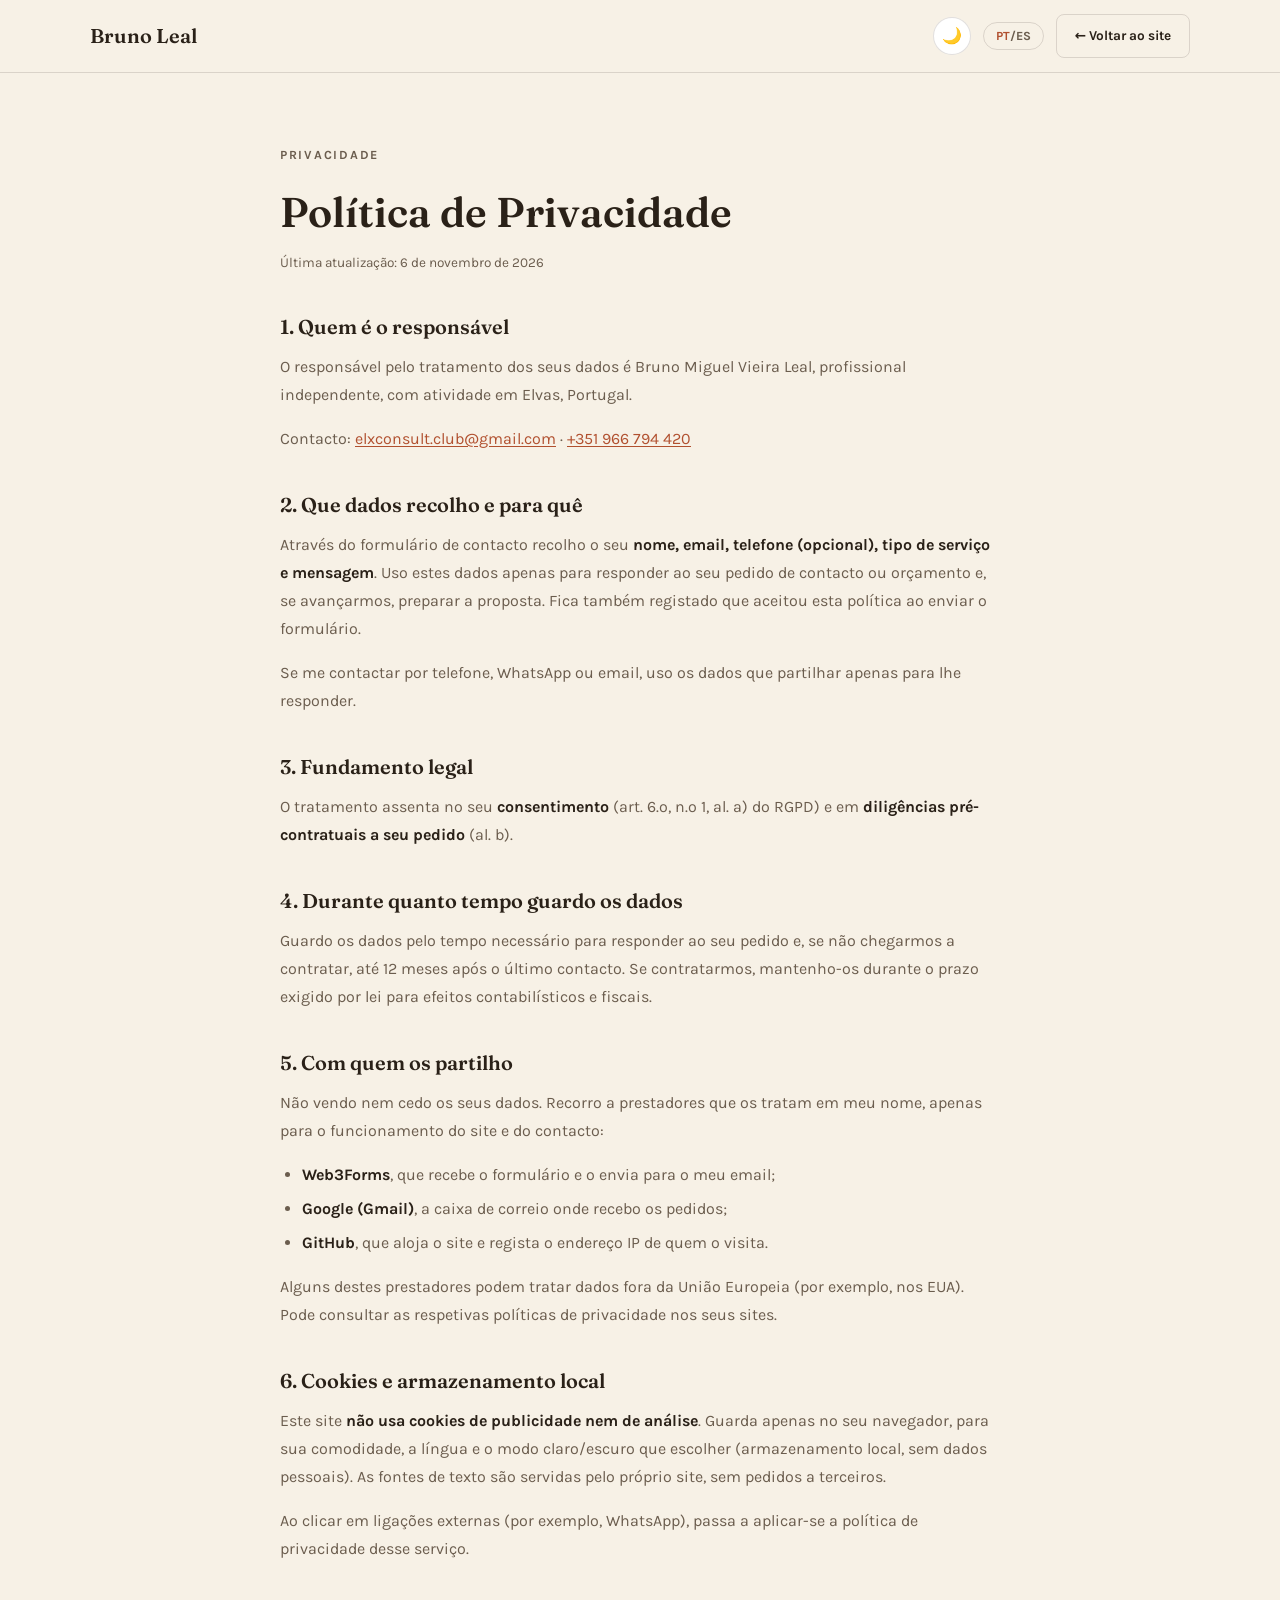
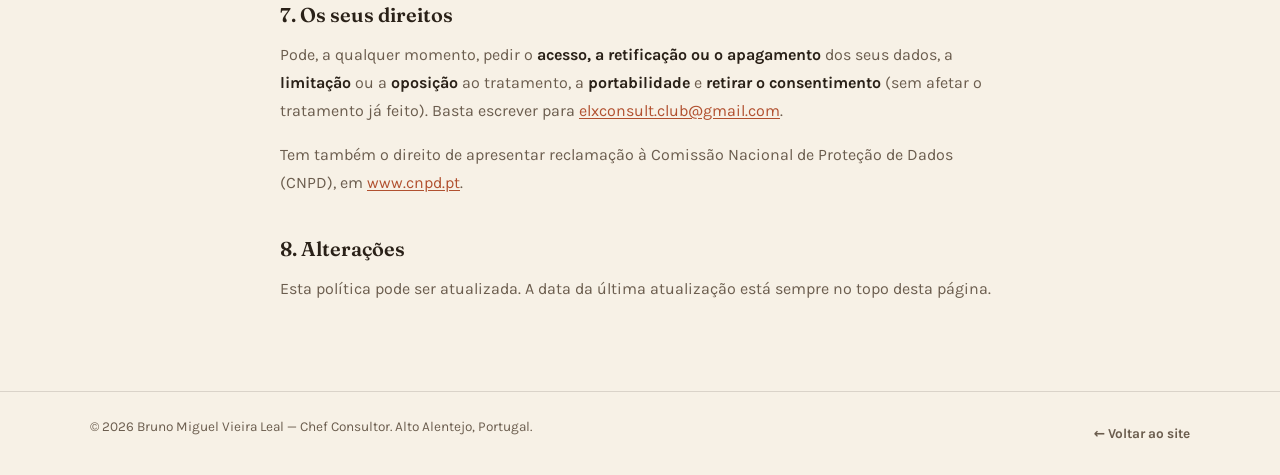
<file: privacidade.html>
<!DOCTYPE html>
<html lang="pt-PT">
<head>
<meta charset="UTF-8">
<meta name="viewport" content="width=device-width, initial-scale=1.0">
<title>Política de Privacidade | Bruno Leal, Chef Consultor</title>
<meta name="description" content="Como são tratados os dados pessoais recolhidos no site de Bruno Leal, chef consultor no Alto Alentejo.">
<link rel="icon" href="data:image/svg+xml,<svg xmlns=%22http://www.w3.org/2000/svg%22 viewBox=%220 0 100 100%22><text y=%22.9em%22 font-size=%2290%22>🫒</text></svg>">
<link rel="preload" href="fonts/fraunces-latin.woff2" as="font" type="font/woff2" crossorigin>
<link rel="preload" href="fonts/karla-latin.woff2" as="font" type="font/woff2" crossorigin>
<link rel="stylesheet" href="css/style.css?v=14">
</head>
<body>

<header class="site-header" id="topo">
  <div class="container header-inner">
    <a data-home href="index.html" class="brand">Bruno Leal</a>
    <div class="header-actions">
      <button class="theme-toggle" id="theme-toggle" type="button" aria-label="Alternar entre modo claro e escuro">🌙</button>
      <button class="lang-toggle" id="lang-toggle" type="button" aria-label="Cambiar idioma">
        <span class="lang-opt is-active" data-lang="pt">PT</span>/<span class="lang-opt" data-lang="es">ES</span>
      </button>
      <a data-home href="index.html" class="btn btn-secondary btn-small" data-i18n="priv.back">← Voltar ao site</a>
    </div>
  </div>
</header>

<main class="section">
  <div class="container legal">

    <div class="lang-pt">
      <p class="eyebrow">Privacidade</p>
      <h1>Política de Privacidade</h1>
      <p class="legal-date">Última atualização: 6 de novembro de 2026</p>

      <h2>1. Quem é o responsável</h2>
      <p>O responsável pelo tratamento dos seus dados é Bruno Miguel Vieira Leal, profissional independente, com atividade em Elvas, Portugal.</p>
      <p>Contacto: <a href="mailto:elxconsult.club@gmail.com">elxconsult.club@gmail.com</a> · <a href="tel:+351966794420">+351 966 794 420</a></p>

      <h2>2. Que dados recolho e para quê</h2>
      <p>Através do formulário de contacto recolho o seu <strong>nome, email, telefone (opcional), tipo de serviço e mensagem</strong>. Uso estes dados apenas para responder ao seu pedido de contacto ou orçamento e, se avançarmos, preparar a proposta. Fica também registado que aceitou esta política ao enviar o formulário.</p>
      <p>Se me contactar por telefone, WhatsApp ou email, uso os dados que partilhar apenas para lhe responder.</p>

      <h2>3. Fundamento legal</h2>
      <p>O tratamento assenta no seu <strong>consentimento</strong> (art. 6.º, n.º 1, al. a) do RGPD) e em <strong>diligências pré-contratuais a seu pedido</strong> (al. b).</p>

      <h2>4. Durante quanto tempo guardo os dados</h2>
      <p>Guardo os dados pelo tempo necessário para responder ao seu pedido e, se não chegarmos a contratar, até 12 meses após o último contacto. Se contratarmos, mantenho-os durante o prazo exigido por lei para efeitos contabilísticos e fiscais.</p>

      <h2>5. Com quem os partilho</h2>
      <p>Não vendo nem cedo os seus dados. Recorro a prestadores que os tratam em meu nome, apenas para o funcionamento do site e do contacto:</p>
      <ul>
        <li><strong>Web3Forms</strong>, que recebe o formulário e o envia para o meu email;</li>
        <li><strong>Google (Gmail)</strong>, a caixa de correio onde recebo os pedidos;</li>
        <li><strong>GitHub</strong>, que aloja o site e regista o endereço IP de quem o visita.</li>
      </ul>
      <p>Alguns destes prestadores podem tratar dados fora da União Europeia (por exemplo, nos EUA). Pode consultar as respetivas políticas de privacidade nos seus sites.</p>

      <h2>6. Cookies e armazenamento local</h2>
      <p>Este site <strong>não usa cookies de publicidade nem de análise</strong>. Guarda apenas no seu navegador, para sua comodidade, a língua e o modo claro/escuro que escolher (armazenamento local, sem dados pessoais). As fontes de texto são servidas pelo próprio site, sem pedidos a terceiros.</p>
      <p>Ao clicar em ligações externas (por exemplo, WhatsApp), passa a aplicar-se a política de privacidade desse serviço.</p>

      <h2>7. Os seus direitos</h2>
      <p>Pode, a qualquer momento, pedir o <strong>acesso, a retificação ou o apagamento</strong> dos seus dados, a <strong>limitação</strong> ou a <strong>oposição</strong> ao tratamento, a <strong>portabilidade</strong> e <strong>retirar o consentimento</strong> (sem afetar o tratamento já feito). Basta escrever para <a href="mailto:elxconsult.club@gmail.com">elxconsult.club@gmail.com</a>.</p>
      <p>Tem também o direito de apresentar reclamação à Comissão Nacional de Proteção de Dados (CNPD), em <a href="https://www.cnpd.pt" target="_blank" rel="noopener">www.cnpd.pt</a>.</p>

      <h2>8. Alterações</h2>
      <p>Esta política pode ser atualizada. A data da última atualização está sempre no topo desta página.</p>
    </div>

    <div class="lang-es">
      <p class="eyebrow">Privacidad</p>
      <h1>Política de Privacidad</h1>
      <p class="legal-date">Última actualización: 6 de noviembre de 2026</p>

      <h2>1. Quién es el responsable</h2>
      <p>El responsable del tratamiento de sus datos es Bruno Miguel Vieira Leal, profesional independiente, con actividad en Elvas, Portugal.</p>
      <p>Contacto: <a href="mailto:elxconsult.club@gmail.com">elxconsult.club@gmail.com</a> · <a href="tel:+351966794420">+351 966 794 420</a></p>

      <h2>2. Qué datos recojo y para qué</h2>
      <p>A través del formulario de contacto recojo su <strong>nombre, email, teléfono (opcional), tipo de servicio y mensaje</strong>. Uso estos datos únicamente para responder a su solicitud de contacto o presupuesto y, si seguimos adelante, preparar la propuesta. También queda registrado que aceptó esta política al enviar el formulario.</p>
      <p>Si me contacta por teléfono, WhatsApp o email, uso los datos que comparta solo para responderle.</p>

      <h2>3. Base legal</h2>
      <p>El tratamiento se basa en su <strong>consentimiento</strong> (art. 6.1.a del RGPD) y en <strong>medidas precontractuales a petición suya</strong> (art. 6.1.b).</p>

      <h2>4. Durante cuánto tiempo conservo los datos</h2>
      <p>Conservo los datos el tiempo necesario para responder a su solicitud y, si no llegamos a contratar, hasta 12 meses después del último contacto. Si contratamos, los mantengo durante el plazo exigido por ley a efectos contables y fiscales.</p>

      <h2>5. Con quién los comparto</h2>
      <p>No vendo ni cedo sus datos. Recurro a proveedores que los tratan en mi nombre, solo para el funcionamiento del sitio y del contacto:</p>
      <ul>
        <li><strong>Web3Forms</strong>, que recibe el formulario y lo envía a mi email;</li>
        <li><strong>Google (Gmail)</strong>, el buzón donde recibo las solicitudes;</li>
        <li><strong>GitHub</strong>, que aloja el sitio y registra la dirección IP de quien lo visita.</li>
      </ul>
      <p>Algunos de estos proveedores pueden tratar datos fuera de la Unión Europea (por ejemplo, en EE. UU.). Puede consultar sus políticas de privacidad en sus sitios web.</p>

      <h2>6. Cookies y almacenamiento local</h2>
      <p>Este sitio <strong>no usa cookies publicitarias ni de análisis</strong>. Solo guarda en su navegador, para su comodidad, el idioma y el modo claro/oscuro que elija (almacenamiento local, sin datos personales). Las fuentes de texto las sirve el propio sitio, sin peticiones a terceros.</p>
      <p>Al hacer clic en enlaces externos (por ejemplo, WhatsApp), pasa a aplicarse la política de privacidad de ese servicio.</p>

      <h2>7. Sus derechos</h2>
      <p>Puede, en cualquier momento, solicitar el <strong>acceso, la rectificación o la supresión</strong> de sus datos, la <strong>limitación</strong> u <strong>oposición</strong> al tratamiento, la <strong>portabilidad</strong> y <strong>retirar el consentimiento</strong> (sin afectar al tratamiento ya realizado). Basta con escribir a <a href="mailto:elxconsult.club@gmail.com">elxconsult.club@gmail.com</a>.</p>
      <p>También tiene derecho a presentar una reclamación ante la autoridad de control de su país (en Portugal, la Comissão Nacional de Proteção de Dados, <a href="https://www.cnpd.pt" target="_blank" rel="noopener">www.cnpd.pt</a>).</p>

      <h2>8. Cambios</h2>
      <p>Esta política puede actualizarse. La fecha de la última actualización figura siempre en la parte superior de esta página.</p>
    </div>

  </div>
</main>

<footer class="site-footer">
  <div class="container footer-inner">
    <p>© <span id="year"></span> Bruno Miguel Vieira Leal — Chef Consultor. Alto Alentejo, Portugal.</p>
    <span class="footer-links">
      <a data-home href="index.html" class="back-top" data-i18n="priv.back">← Voltar ao site</a>
    </span>
  </div>
</footer>

<script src="js/script.js?v=19"></script>
</body>
</html>
</file>
<file: css/style.css>
/* ==========================================================================
   Bruno Leal — Chef Consultor | Alto Alentejo
   Paleta: Cal Branca / Linho / Terra Escura / Barro Queimado / Oliveira / Trigo Dourado
   Tipografia: Fraunces (títulos) + Karla (corpo)
   ========================================================================== */

/* Fontes alojadas no próprio site (Fraunces e Karla, licença SIL OFL), sem pedidos à Google */
@font-face{
  font-family:'Fraunces'; font-style:normal; font-weight:300 700; font-display:swap;
  src:url('../fonts/fraunces-latin.woff2') format('woff2');
  unicode-range:U+0000-00FF,U+0131,U+0152-0153,U+02BB-02BC,U+02C6,U+02DA,U+02DC,U+0304,U+0308,U+0329,U+2000-206F,U+20AC,U+2122,U+2191,U+2193,U+2212,U+2215,U+FEFF,U+FFFD;
}
@font-face{
  font-family:'Karla'; font-style:normal; font-weight:400 700; font-display:swap;
  src:url('../fonts/karla-latin.woff2') format('woff2');
  unicode-range:U+0000-00FF,U+0131,U+0152-0153,U+02BB-02BC,U+02C6,U+02DA,U+02DC,U+0304,U+0308,U+0329,U+2000-206F,U+20AC,U+2122,U+2191,U+2193,U+2212,U+2215,U+FEFF,U+FFFD;
}

:root{
  --bg:#F7F1E6;
  --bg-alt:#EDE3CF;
  --surface:#FFFFFF;
  --ink:#2A2118;
  --ink-muted:#6B5D4E;
  --terracota:#B1502F;
  --terracota-dark:#8F3E22;
  --terracota-ink:#FFFFFF;
  --oliva:#57623F;
  --dourado:#B4872A;
  --dourado-texto:#80590C;
  --line:rgba(42,33,24,0.14);
  --shadow: 0 1px 2px rgba(42,33,24,0.06), 0 12px 28px rgba(42,33,24,0.08);
  --radius: 12px;
  --font-display: 'Fraunces', Georgia, 'Times New Roman', serif;
  --font-body: 'Karla', system-ui, -apple-system, Segoe UI, sans-serif;
}

@media (prefers-color-scheme: dark){
  :root:not([data-theme="light"]){
    --bg:#211C16;
    --bg-alt:#2B241B;
    --surface:#2B241B;
    --ink:#F3ECDC;
    --ink-muted:#C9BBA5;
    --terracota:#DD7A4E;
    --terracota-dark:#C4623A;
    --terracota-ink:#211C16;
    --oliva:#9AAC77;
    --dourado:#E3B94D;
    --dourado-texto:#E3B94D;
    --line:rgba(243,236,220,0.16);
    --shadow: 0 1px 2px rgba(0,0,0,0.35), 0 12px 28px rgba(0,0,0,0.4);
  }
}
:root[data-theme="dark"]{
  --bg:#211C16;
  --bg-alt:#2B241B;
  --surface:#2B241B;
  --ink:#F3ECDC;
  --ink-muted:#C9BBA5;
  --terracota:#DD7A4E;
  --terracota-dark:#C4623A;
  --terracota-ink:#211C16;
  --oliva:#9AAC77;
  --dourado:#E3B94D;
  --dourado-texto:#E3B94D;
  --line:rgba(243,236,220,0.16);
  --shadow: 0 1px 2px rgba(0,0,0,0.35), 0 12px 28px rgba(0,0,0,0.4);
}

*, *::before, *::after{ box-sizing:border-box; }
html{ scroll-behavior:smooth; }
body{
  margin:0;
  background:var(--bg);
  color:var(--ink);
  font-family:var(--font-body);
  font-size:16px;
  line-height:1.6;
  -webkit-font-smoothing:antialiased;
}
img{ max-width:100%; height:auto; display:block; }
a{ color:inherit; }
h1,h2,h3{ font-family:var(--font-display); font-weight:600; margin:0 0 .5em; text-wrap:balance; }
p{ margin:0 0 1em; }
ul, ol{ margin:0; padding:0; }
.container{ max-width:1140px; margin:0 auto; padding-inline:20px; }

.skip-link{
  position:absolute; left:-999px; top:0; background:var(--terracota); color:#fff;
  padding:10px 16px; z-index:200; border-radius:0 0 8px 0;
}
.skip-link:focus{ left:0; }

/* ---------- Buttons ---------- */
.btn{
  display:inline-flex; align-items:center; justify-content:center; gap:8px;
  font-family:var(--font-body); font-weight:700; font-size:0.95rem;
  padding:14px 26px; border-radius:8px; border:1.5px solid transparent;
  text-decoration:none; cursor:pointer; transition:transform .15s ease, background .2s ease, border-color .2s ease;
}
.btn:hover{ transform:translateY(-1px); }
.btn:active{ transform:translateY(0); }
.btn-primary{ background:var(--terracota); color:var(--terracota-ink); }
.btn-primary:hover{ background:var(--terracota-dark); }
.btn-secondary{ background:transparent; color:var(--ink); border-color:var(--line); }
.btn-secondary:hover{ border-color:var(--terracota); color:var(--terracota); }
.btn-small{ padding:10px 18px; font-size:0.85rem; }
.btn-full{ width:100%; }
.btn-whatsapp{ background:#2E7D53; color:#fff; margin-top:8px; }
.btn-whatsapp:hover{ background:#256843; }
.wa-icon{ font-size:1.1rem; }

.wa-float{ display:none; }
@media (max-width:899px){
  .wa-float{
    display:inline-flex; align-items:center; gap:8px;
    position:fixed; right:16px; bottom:calc(16px + env(safe-area-inset-bottom, 0px)); z-index:90;
    background:#2E7D53; color:#fff; text-decoration:none;
    font-family:var(--font-body); font-weight:700; font-size:0.92rem;
    padding:12px 18px; border-radius:999px;
    box-shadow:0 6px 20px rgba(0,0,0,0.28);
    transition:opacity .2s ease, transform .2s ease;
  }
  .wa-float:hover{ background:#256843; }
  .wa-float.is-hidden{ opacity:0; transform:translateY(8px); pointer-events:none; }
}
@media (prefers-reduced-motion: reduce){ .wa-float{ transition:none; } }

.link-arrow{
  display:inline-block; margin-top:8px; font-weight:700; color:var(--terracota);
  text-decoration:none; border-bottom:1.5px solid transparent;
}
.link-arrow:hover{ border-bottom-color:var(--terracota); }

.eyebrow{
  font-size:0.78rem; letter-spacing:0.14em; text-transform:uppercase;
  color:var(--dourado-texto); font-weight:700; margin:0 0 12px;
}

/* ---------- Header ---------- */
.site-header{
  position:sticky; top:0; z-index:100;
  background:color-mix(in srgb, var(--bg) 92%, transparent);
  backdrop-filter:blur(8px);
  border-bottom:1px solid var(--line);
}
.header-inner{
  display:flex; align-items:center; justify-content:space-between;
  padding-block:14px; gap:16px;
}
.brand{
  font-family:var(--font-display); font-weight:600; font-size:1.25rem;
  text-decoration:none; color:var(--ink); flex-shrink:0;
}
.main-nav{ display:none; gap:28px; }
.main-nav a{ text-decoration:none; font-weight:600; font-size:0.92rem; color:var(--ink-muted); }
.main-nav a:hover{ color:var(--terracota); }

.header-actions{ display:flex; align-items:center; gap:12px; }
.theme-toggle{
  width:38px; height:38px; flex-shrink:0; display:flex; align-items:center; justify-content:center;
  background:var(--surface); border:1.5px solid var(--line); border-radius:999px;
  font-size:1rem; line-height:1; cursor:pointer;
}
.theme-toggle:hover{ border-color:var(--terracota); }
.lang-toggle{
  background:transparent; border:1.5px solid var(--line); border-radius:999px;
  padding:6px 12px; font-family:var(--font-body); font-weight:700; font-size:0.78rem;
  color:var(--ink-muted); cursor:pointer; text-decoration:none;
  display:inline-flex; align-items:center;
}
.lang-toggle:hover{ border-color:var(--terracota); }
.lang-opt{ color:var(--ink-muted); }
.lang-opt.is-active{ color:var(--terracota); }

.header-actions .btn-small{ display:none; }

.nav-toggle{
  width:38px; height:38px; border-radius:8px; border:1.5px solid var(--line);
  background:var(--surface); display:flex; flex-direction:column; align-items:center;
  justify-content:center; gap:5px; cursor:pointer;
}
.nav-toggle span{ width:18px; height:2px; background:var(--ink); display:block; transition:transform .2s ease, opacity .2s ease; }
.nav-toggle[aria-expanded="true"] span:nth-child(1){ transform:translateY(7px) rotate(45deg); }
.nav-toggle[aria-expanded="true"] span:nth-child(2){ opacity:0; }
.nav-toggle[aria-expanded="true"] span:nth-child(3){ transform:translateY(-7px) rotate(-45deg); }

.main-nav.is-open{
  display:flex; flex-direction:column; gap:0; position:absolute; top:100%; left:0; right:0;
  background:var(--surface); border-bottom:1px solid var(--line); padding:8px 20px 16px;
  box-shadow:var(--shadow);
}
.main-nav.is-open a{ padding:12px 0; border-bottom:1px solid var(--line); }
.main-nav.is-open a:last-child{ border-bottom:none; }

@media (min-width:900px){
  .main-nav{ display:flex; position:static; box-shadow:none; padding:0; background:none; border:none; }
  .header-actions .btn-small{ display:inline-flex; }
  .nav-toggle{ display:none; }
}

/* ---------- Hero ---------- */
.hero{ padding-block:56px 64px; }
.hero-grid{
  display:grid; grid-template-columns:1fr; gap:36px; align-items:center;
}
@media (min-width:900px){
  .hero-grid{ grid-template-columns:1.05fr 0.95fr; gap:56px; }
}
.hero h1{ font-size:clamp(2rem, 5.2vw, 3.1rem); line-height:1.1; }
.hero-role{ font-weight:700; font-size:1.05rem; color:var(--terracota); margin-bottom:14px; }
.hero-tagline{ color:var(--ink-muted); font-size:1.08rem; max-width:48ch; line-height:1.65; }
.hero-actions{ display:flex; gap:14px; flex-wrap:wrap; margin-top:8px; }
.hero-stats{
  display:grid; grid-template-columns:repeat(3, minmax(0,1fr)); gap:16px;
  margin:36px 0 0; padding-top:24px; border-top:1px solid var(--line);
}
.hero-stats dt{ font-family:var(--font-display); font-weight:600; font-size:clamp(1.4rem, 4vw, 1.9rem); line-height:1.1; color:var(--terracota); }
.hero-stats dd{ margin:6px 0 0; font-size:0.8rem; line-height:1.4; color:var(--ink-muted); }

/* ---------- Photo placeholders ---------- */
.photo-placeholder{
  position:relative; border-radius:var(--radius); overflow:hidden;
  background:
    linear-gradient(160deg, rgba(42,33,24,0.55), rgba(42,33,24,0.18) 60%),
    repeating-linear-gradient(45deg, #8a6a4a, #8a6a4a 14px, #7a5d40 14px, #7a5d40 28px);
  box-shadow:var(--shadow);
}
.photo-placeholder span{
  position:absolute; inset:0; display:flex; align-items:center; justify-content:center;
  text-align:center; padding:16px; color:#fff; font-weight:700; font-size:0.78rem;
  letter-spacing:0.05em; text-transform:uppercase; line-height:1.5;
  text-shadow:0 1px 4px rgba(0,0,0,0.45);
}
.photo-hero{ aspect-ratio:4/5; }
.photo-square{ aspect-ratio:1/1; }
.photo-case{ aspect-ratio:16/10; }

img.photo-hero, img.photo-square, img.photo-case{
  width:100%; height:100%; object-fit:cover; border-radius:var(--radius); box-shadow:var(--shadow);
}

.case-photo-duo{
  display:grid; grid-template-columns:1fr 1fr; gap:10px; aspect-ratio:16/10;
}
.case-photo-duo img{
  width:100%; height:100%; object-fit:cover; border-radius:var(--radius); box-shadow:var(--shadow);
}

.timeline-photo{
  width:100%; max-width:260px; aspect-ratio:4/3; object-fit:cover;
  border-radius:10px; box-shadow:var(--shadow); display:block; margin-block:10px;
}

.timeline-content-photo{
  display:flex; flex-wrap:wrap; gap:20px; align-items:flex-start;
}
.timeline-content-photo .timeline-text{ flex:1 1 260px; min-width:0; }
.timeline-content-photo .timeline-photo{
  width:220px; max-width:100%; flex-shrink:0; margin-block:0;
}
.timeline-credential{
  margin-top:12px; font-size:0.88rem; color:var(--ink-muted); line-height:1.5;
}
.timeline-credential strong{ color:var(--ink); }

/* ---------- Generic section ---------- */
.section{ padding-block:72px; }
.section-alt{ background:var(--bg-alt); }
.section-head{ max-width:64ch; margin-bottom:40px; }
.section-head h2{ font-size:clamp(1.7rem, 4vw, 2.4rem); }
.section-lead{ color:var(--ink-muted); font-size:1.05rem; }

.section-grid{ display:grid; grid-template-columns:1fr; gap:32px; align-items:center; }
@media (min-width:900px){
  .section-grid{ grid-template-columns:0.85fr 1.15fr; gap:56px; }
}
.section-copy p{ color:var(--ink-muted); line-height:1.7; }
.section-copy strong{ color:var(--ink); }

/* ---------- Service cards ---------- */
.cards-grid{
  display:grid; grid-template-columns:1fr; gap:20px;
}
@media (min-width:640px){ .cards-grid{ grid-template-columns:repeat(2,1fr); } }
@media (min-width:1000px){ .cards-grid{ grid-template-columns:repeat(3,1fr); } }

.card{
  background:var(--surface); border:1px solid var(--line); border-radius:var(--radius);
  padding:28px 24px; box-shadow:var(--shadow);
}
.card-num{ font-family:var(--font-display); font-style:italic; color:var(--dourado-texto); font-size:1.5rem; margin-bottom:12px; }
.card h3{ font-size:1.15rem; margin-bottom:10px; }
.card p{ color:var(--ink-muted); font-size:0.94rem; line-height:1.6; margin:0; }
.card-cta{
  display:flex; flex-direction:column; align-items:flex-start; justify-content:center; gap:14px;
  background:var(--oliva); border-color:var(--oliva);
}
.card-cta p{ color:#fff; font-family:var(--font-display); font-size:1.2rem; font-weight:600; }

/* ---------- Pricing ---------- */
.pricing-grid{
  display:grid; grid-template-columns:1fr; gap:24px;
}
@media (min-width:700px){ .pricing-grid{ grid-template-columns:repeat(2,1fr); align-items:stretch; } }
@media (min-width:1200px){ .pricing-grid{ grid-template-columns:repeat(4,1fr); } }

.price-card{
  position:relative; display:flex; flex-direction:column; gap:18px;
  background:var(--surface); border:1px solid var(--line); border-radius:var(--radius);
  padding:32px 26px; box-shadow:var(--shadow);
}
.price-card-featured{
  border-color:var(--terracota); border-width:2px;
}
@media (min-width:1200px){ .price-card-featured{ transform:translateY(-10px); } }
.price-card-badge{
  position:absolute; top:-13px; left:26px; background:var(--terracota); color:var(--terracota-ink);
  font-size:0.7rem; font-weight:700; letter-spacing:0.06em; text-transform:uppercase;
  padding:5px 12px; border-radius:999px;
}
.price-card-head h3{ font-size:1.35rem; margin-bottom:6px; }
.price-card-sub{ color:var(--ink-muted); font-size:0.9rem; margin:0; }
.price-card-list{ list-style:none; display:flex; flex-direction:column; gap:10px; flex:1; }
.price-card-list li{
  position:relative; padding-left:20px; color:var(--ink); font-size:0.92rem; line-height:1.5;
}
.price-card-list li::before{
  content:'—'; position:absolute; left:0; color:var(--dourado); font-weight:700;
}
.price-tag{
  display:flex; align-items:baseline; gap:8px; padding-top:14px; border-top:1px solid var(--line);
}
.price-value{ font-family:var(--font-display); font-size:2rem; font-weight:600; color:var(--terracota); }
.price-unit{ color:var(--ink-muted); font-size:0.85rem; }

.price-options{ display:flex; flex-wrap:wrap; gap:10px 24px; }
.price-options .price-tag{ flex:1; min-width:110px; }
.price-tag-alt .price-value{ font-size:1.5rem; }
.pricing-note{
  margin-top:28px; font-size:0.85rem; color:var(--ink-muted); text-align:center; max-width:60ch;
  margin-inline:auto;
}

/* ---------- Como funciona ---------- */
.how{ margin-top:64px; }
.how h3{ font-size:1.5rem; margin-bottom:24px; }
.steps{ list-style:none; display:grid; grid-template-columns:1fr; gap:28px; }
@media (min-width:760px){ .steps{ grid-template-columns:repeat(3, 1fr); gap:32px; } }
.step-n{
  display:inline-flex; align-items:center; justify-content:center;
  width:40px; height:40px; border-radius:50%; margin-bottom:14px;
  font-family:var(--font-display); font-weight:600; font-size:1.15rem;
  background:var(--terracota); color:var(--terracota-ink);
}
.steps h4{ font-family:var(--font-display); font-size:1.1rem; margin:0 0 8px; }
.steps p{ color:var(--ink-muted); font-size:0.94rem; line-height:1.6; margin:0; }

/* ---------- Perguntas frequentes ---------- */
.faq{ max-width:820px; border-top:1px solid var(--line); }
.faq details{ border-bottom:1px solid var(--line); }
.faq summary{
  list-style:none; cursor:pointer; padding:20px 44px 20px 0; position:relative;
  font-family:var(--font-display); font-weight:600; font-size:1.1rem; line-height:1.35;
}
.faq summary::-webkit-details-marker{ display:none; }
.faq summary::after{
  content:'+'; position:absolute; right:6px; top:50%; transform:translateY(-50%);
  font-family:var(--font-body); font-weight:400; font-size:1.6rem; line-height:1; color:var(--terracota);
}
.faq details[open] summary::after{ content:'−'; }
.faq summary:hover{ color:var(--terracota); }
.faq summary:focus-visible{ outline:2px solid var(--terracota); outline-offset:2px; border-radius:4px; }
.faq details p{ color:var(--ink-muted); line-height:1.7; margin:0 0 22px; padding-right:44px; }
.faq details strong{ color:var(--ink); }

/* ---------- Case studies ---------- */
.cases-list{ display:flex; flex-direction:column; gap:48px; }
.case-card{
  display:grid; grid-template-columns:1fr; gap:24px;
}
@media (min-width:800px){
  .case-card{ grid-template-columns:1fr 1.2fr; align-items:center; gap:40px; }
  .case-card.reverse .photo-case{ order:2; }
  .case-card.reverse .case-body{ order:1; }
}
.case-tag{
  display:inline-block; background:var(--bg-alt); color:var(--oliva); font-weight:700;
  font-size:0.72rem; letter-spacing:0.06em; text-transform:uppercase; padding:5px 12px;
  border-radius:999px; margin-bottom:12px;
}
.section-alt .case-tag{ background:var(--surface); }
.case-body h3{ font-size:1.4rem; margin-bottom:4px; }
.case-place{ color:var(--dourado-texto); font-weight:700; font-size:0.85rem; margin-bottom:14px; }
.case-body p{ color:var(--ink-muted); font-size:0.94rem; line-height:1.6; }
.case-body strong{ color:var(--ink); }

/* ---------- Gallery ---------- */
.gallery-grid{
  display:grid; grid-template-columns:repeat(2,1fr); gap:14px;
}
@media (min-width:640px){ .gallery-grid{ grid-template-columns:repeat(3,1fr); } }
@media (min-width:1000px){ .gallery-grid{ grid-template-columns:repeat(4,1fr); } }
.gallery-grid img{
  width:100%; aspect-ratio:1/1; object-fit:cover; border-radius:var(--radius); box-shadow:var(--shadow);
}

/* ---------- Timeline ---------- */
.timeline{ list-style:none; position:relative; padding-left:28px; display:flex; flex-direction:column; gap:36px; }
.timeline::before{
  content:''; position:absolute; left:5px; top:6px; bottom:6px; width:2px; background:var(--line);
}
.timeline-item{ position:relative; }
.timeline-marker{
  position:absolute; left:-28px; top:4px; width:12px; height:12px; border-radius:50%;
  background:var(--surface); border:2px solid var(--dourado);
}
.timeline-item.is-current .timeline-marker{ background:var(--terracota); border-color:var(--terracota); }
.timeline-item.is-highlight .timeline-marker{ background:var(--dourado); border-color:var(--dourado); width:16px; height:16px; left:-30px; top:2px; }
.timeline-item.is-highlight .timeline-content{
  background:var(--surface); border:1.5px solid var(--dourado); border-radius:var(--radius);
  padding:20px 22px; box-shadow:var(--shadow);
}
.timeline-badge{
  display:inline-block; background:var(--dourado); color:#2A2118; font-weight:700;
  font-size:0.68rem; letter-spacing:0.06em; text-transform:uppercase; padding:4px 10px;
  border-radius:999px; margin-bottom:10px;
}
.timeline-content h3{ font-size:1.15rem; margin-bottom:2px; }
.timeline-place{ color:var(--dourado-texto); font-weight:700; font-size:0.82rem; margin-bottom:8px; }
.timeline-content p:last-child{ color:var(--ink-muted); font-size:0.94rem; line-height:1.6; margin:0; }

/* ---------- Contact ---------- */
.section-contact{ background:var(--bg-alt); }
.contact-list{ list-style:none; display:flex; flex-direction:column; gap:14px; margin:20px 0 8px; }
.contact-list li{ display:flex; flex-direction:column; gap:2px; }
.contact-label{ font-size:0.75rem; letter-spacing:0.08em; text-transform:uppercase; color:var(--ink-muted); font-weight:700; }
.contact-list a{ font-family:var(--font-display); font-size:1.15rem; text-decoration:none; color:var(--ink); }
.contact-list a:hover{ color:var(--terracota); }

.contact-form-wrap{
  background:var(--surface); border:1px solid var(--line); border-radius:var(--radius);
  padding:clamp(22px,4vw,36px); box-shadow:var(--shadow);
}
.form-row{ display:flex; flex-direction:column; gap:6px; margin-bottom:16px; }
.form-row label{ font-size:0.85rem; font-weight:700; color:var(--ink); }
.form-row input, .form-row select, .form-row textarea{
  font-family:var(--font-body); font-size:0.95rem; padding:12px 14px;
  border-radius:8px; border:1.5px solid var(--line); background:var(--bg); color:var(--ink);
}
.form-row input:focus, .form-row select:focus, .form-row textarea:focus{
  outline:none; border-color:var(--terracota);
}
.hp-field{ position:absolute; left:-9999px; }
.form-consent{
  display:flex; gap:10px; align-items:flex-start; margin-bottom:16px;
  font-size:0.85rem; line-height:1.5; color:var(--ink-muted); cursor:pointer;
}
.form-consent input{ flex-shrink:0; width:18px; height:18px; margin-top:2px; accent-color:var(--terracota); }
.form-consent a{ color:var(--terracota); text-underline-offset:2px; }
.form-status{ margin:12px 0 0; font-size:0.88rem; min-height:1.2em; }
.form-status.is-success{ color:var(--oliva); font-weight:700; }
.form-status.is-error{ color:var(--terracota); font-weight:700; }
.form-status a{ color:inherit; text-decoration:underline; text-underline-offset:2px; }

/* ---------- Páginas legais ---------- */
.legal{ max-width:760px; }
.legal h1{ font-size:clamp(1.9rem, 5vw, 2.6rem); margin-bottom:6px; }
.legal h2{ font-size:1.25rem; margin:36px 0 10px; }
.legal p, .legal li{ color:var(--ink-muted); line-height:1.75; }
.legal strong{ color:var(--ink); }
.legal ul{ padding-left:22px; margin:0 0 1em; display:flex; flex-direction:column; gap:6px; }
.legal a{ color:var(--terracota); text-underline-offset:2px; }
.legal-date{ font-size:0.85rem; margin-bottom:8px; }
.lang-es{ display:none; }
html[lang^="es"] .lang-pt{ display:none; }
html[lang^="es"] .lang-es{ display:block; }

/* ---------- Footer ---------- */
.site-footer{ border-top:1px solid var(--line); padding-block:24px; }
.footer-inner{
  display:flex; flex-direction:column; gap:10px; align-items:center; text-align:center;
  font-size:0.85rem; color:var(--ink-muted);
}
@media (min-width:640px){ .footer-inner{ flex-direction:row; justify-content:space-between; } }
.footer-links{ display:flex; flex-wrap:wrap; gap:6px 22px; justify-content:center; }
.back-top{ text-decoration:none; font-weight:700; color:var(--ink-muted); }
.back-top:hover{ color:var(--terracota); }
</file>
